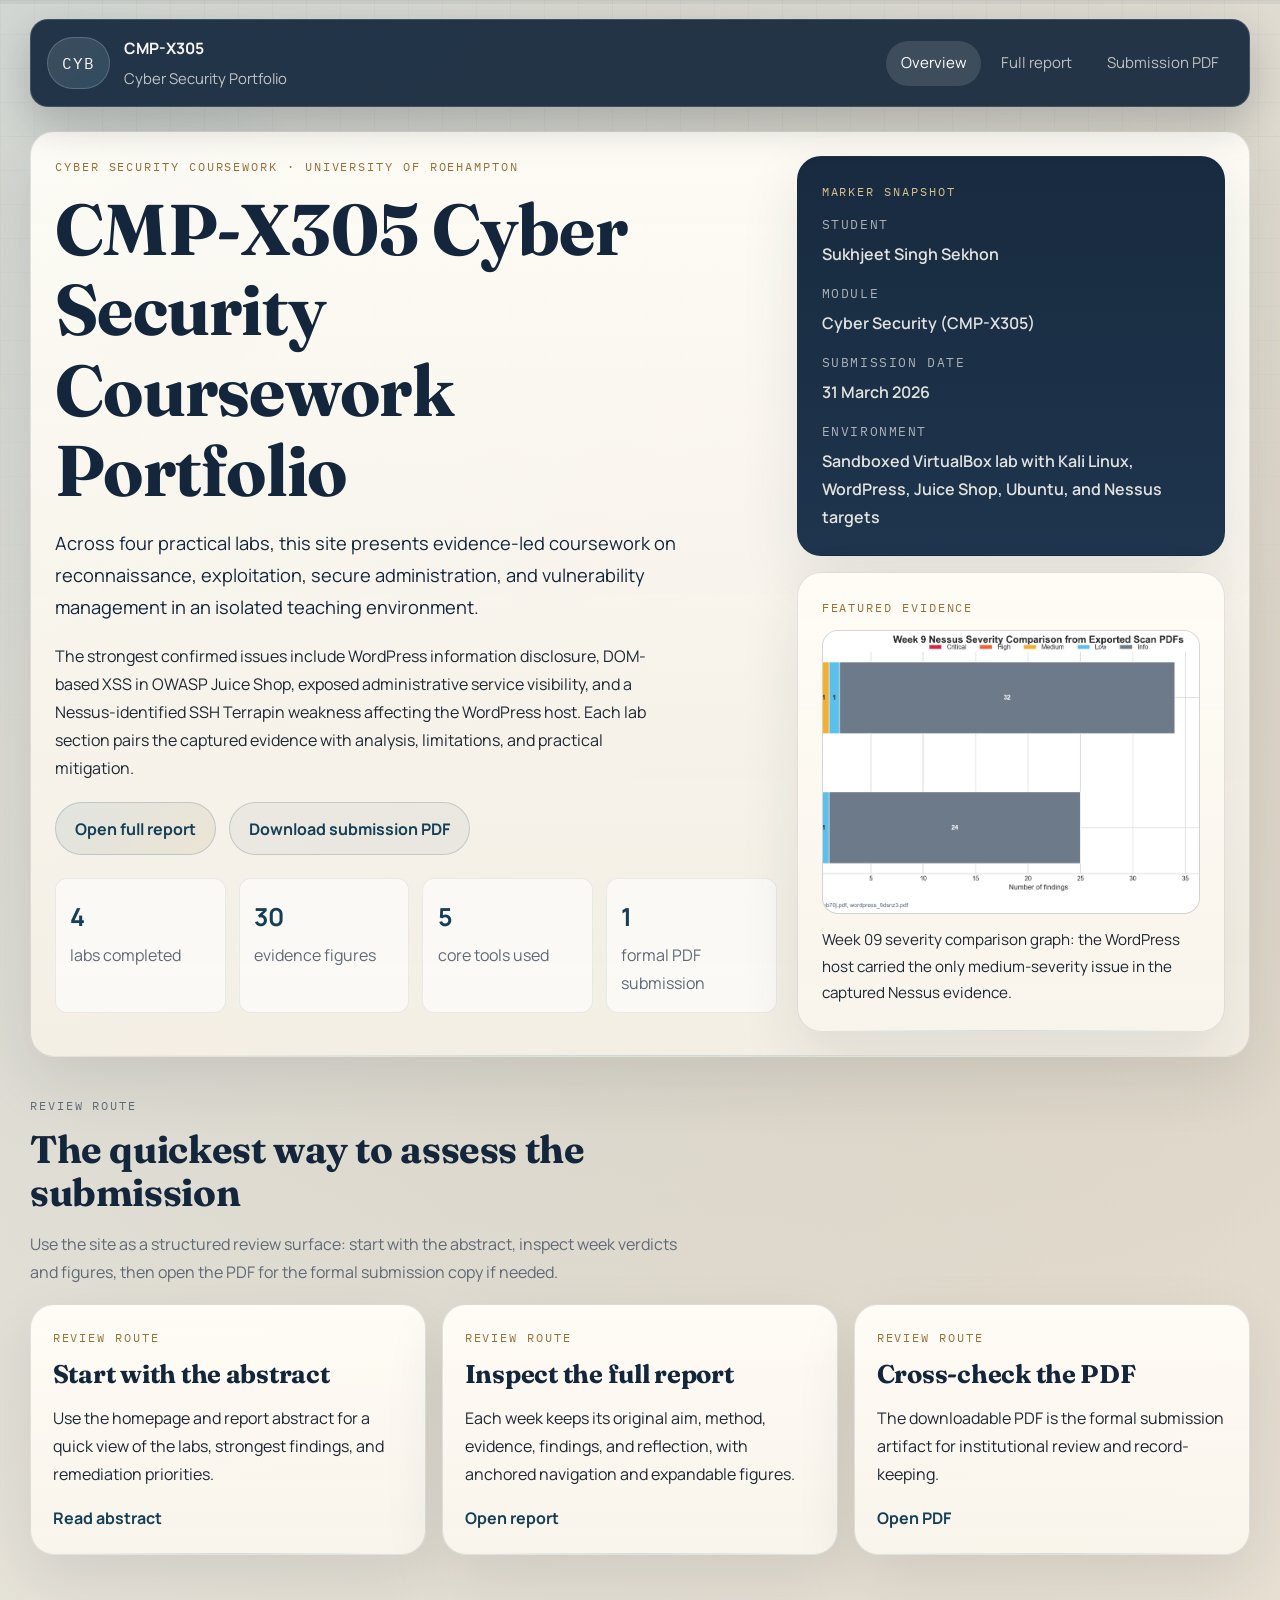
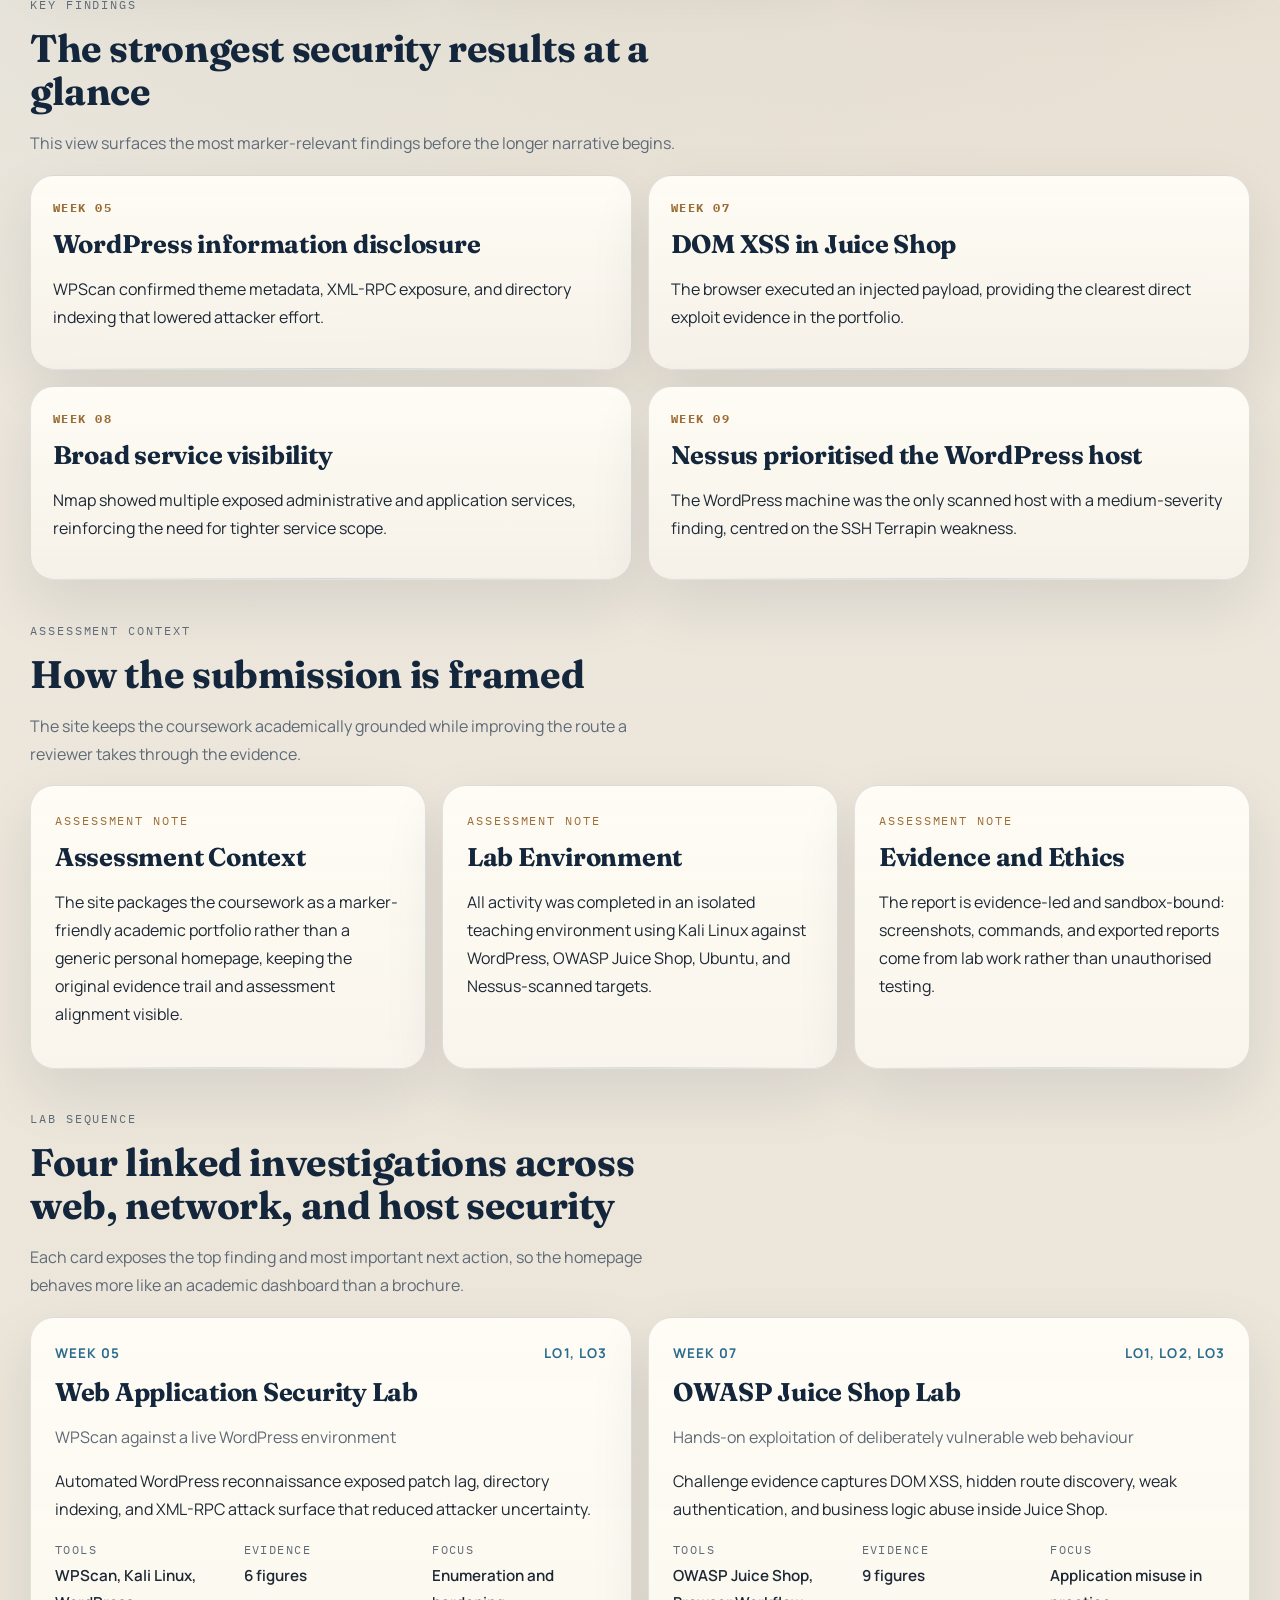
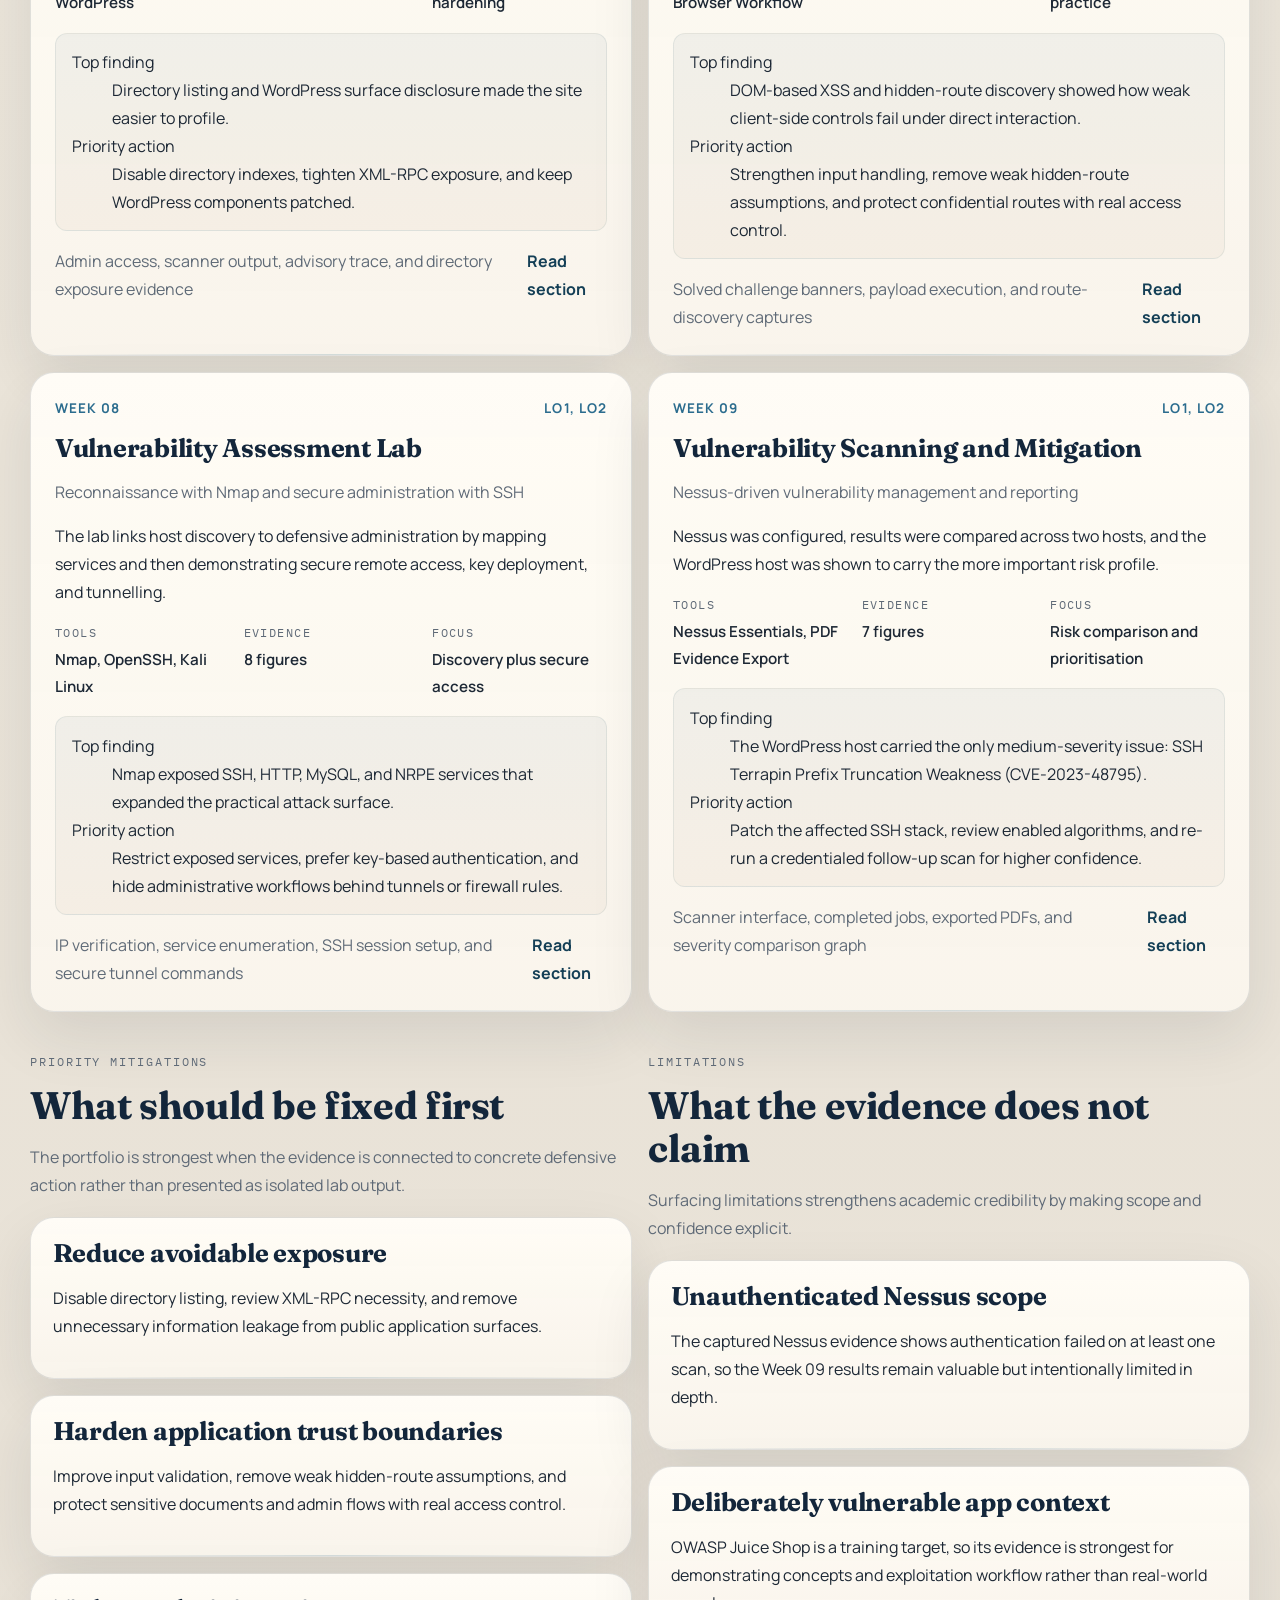
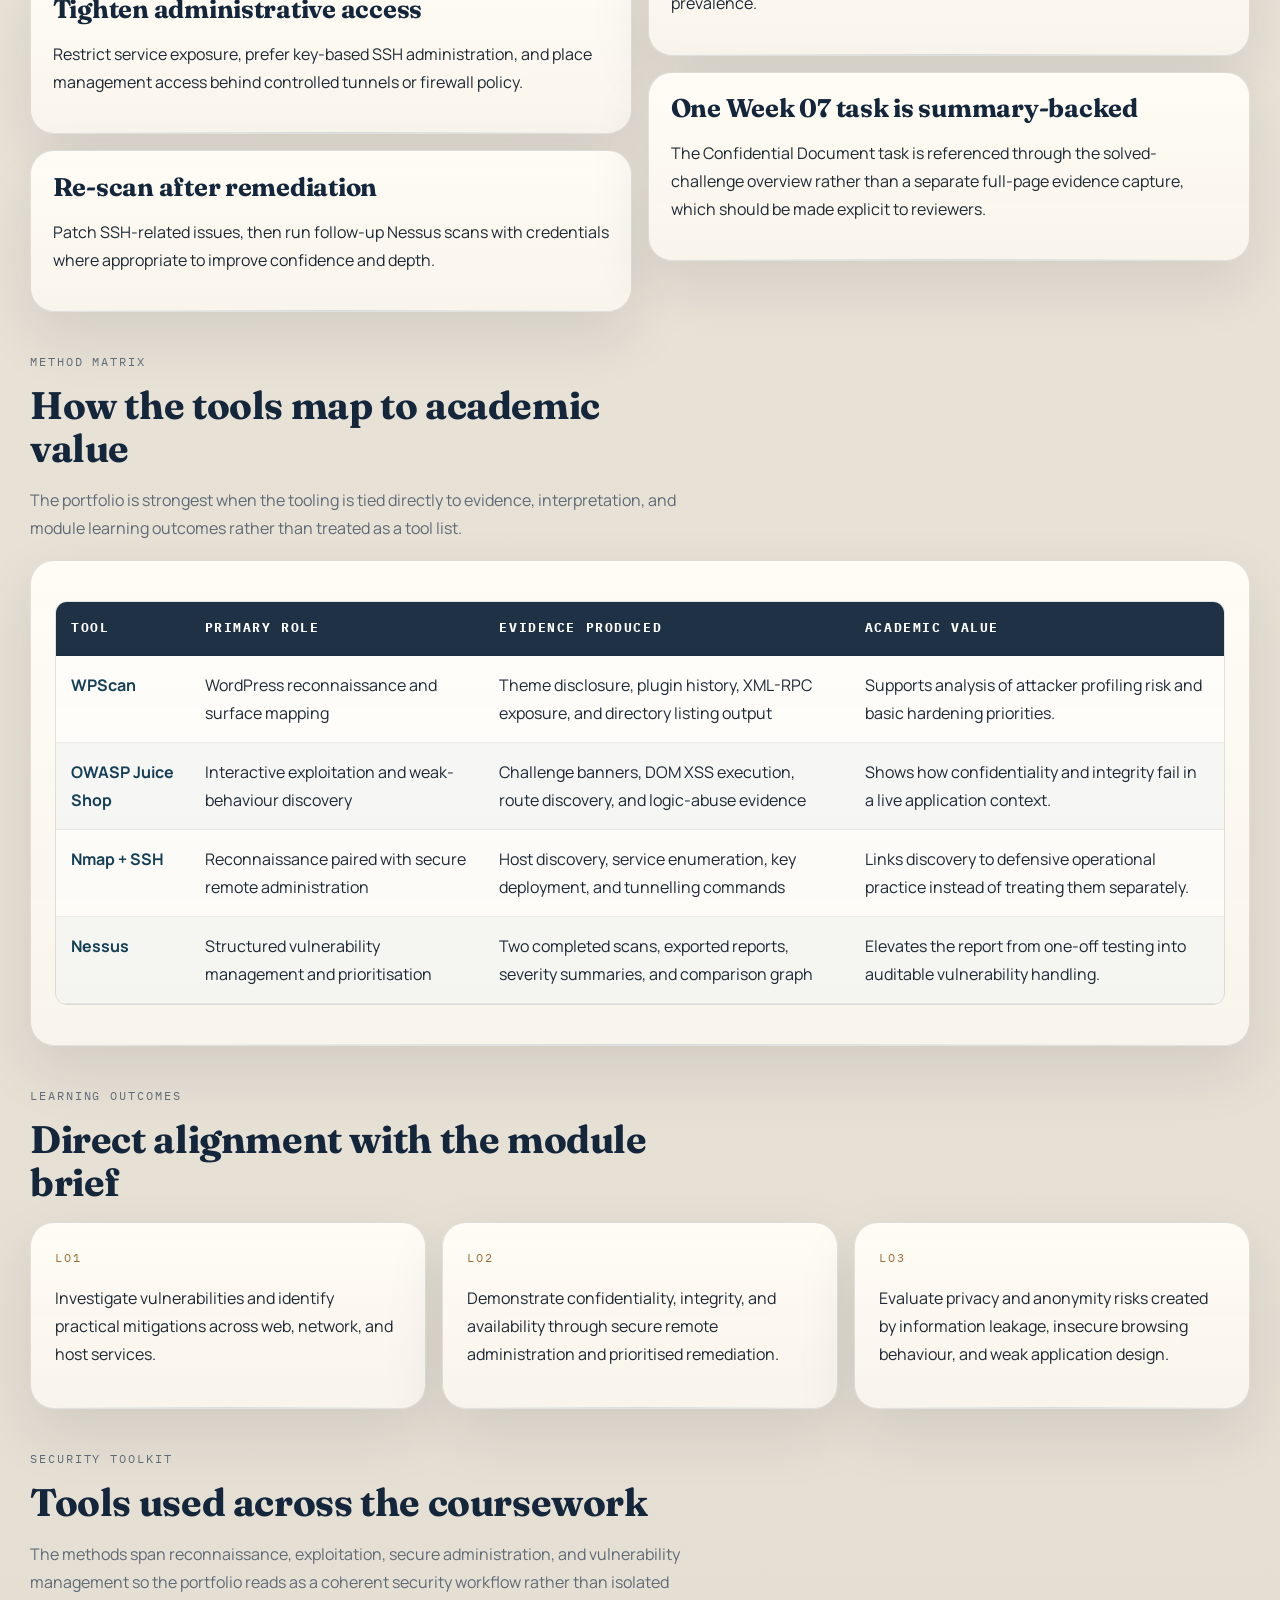
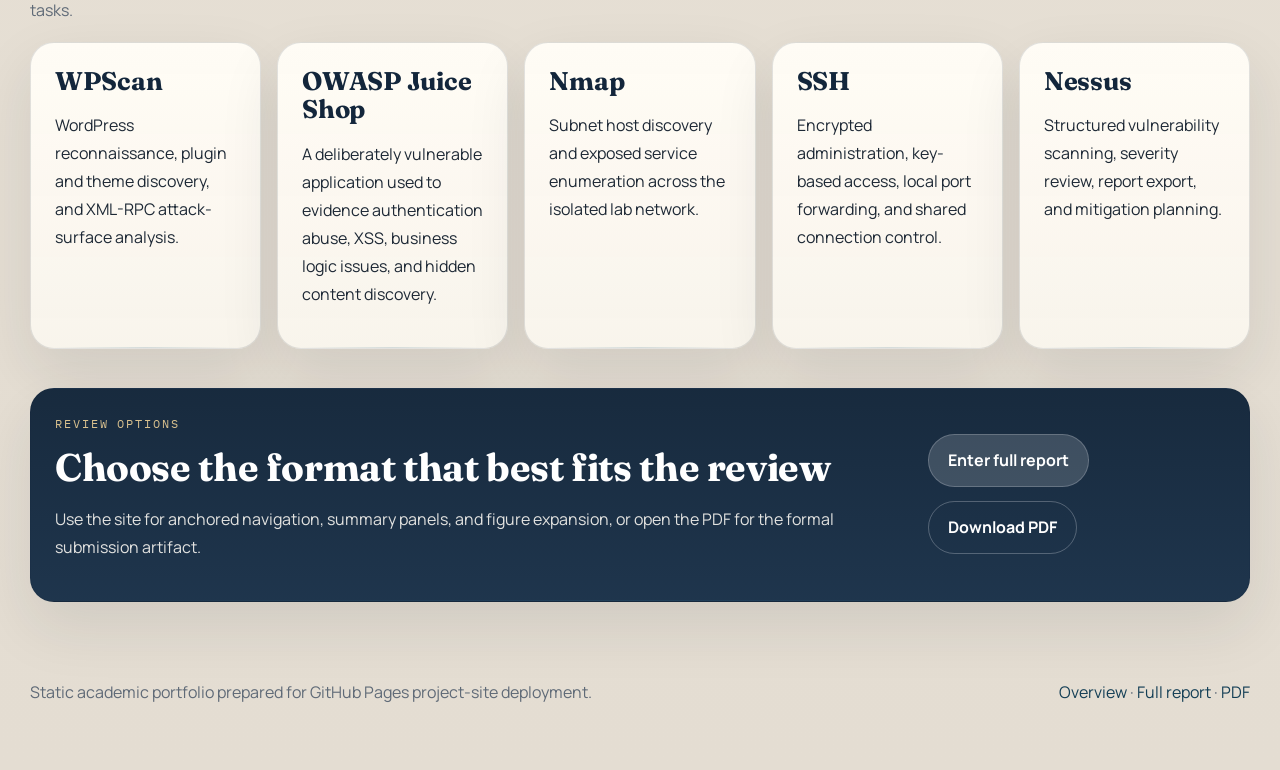
<file: index.html>
<!doctype html>
<html lang="en">

  <head>
    <meta charset="utf-8" />
    <meta name="viewport" content="width=device-width, initial-scale=1" />
    <title>CMP-X305 Cyber Security Portfolio</title>
    <meta name="description" content="An academic GitHub Pages portfolio for CMP-X305, presenting four cyber security labs with structured evidence, analysis, reflection, and downloadable submission material." />
    <meta name="theme-color" content="#112338" />
    <link rel="canonical" href="https://who-sekhon.github.io/cyb/" />
    <link rel="icon" href="assets/icons/cyb-mark.svg" type="image/svg+xml" />
    <meta property="og:type" content="website" />
    <meta property="og:title" content="CMP-X305 Cyber Security Portfolio" />
    <meta property="og:description" content="An academic GitHub Pages portfolio for CMP-X305, presenting four cyber security labs with structured evidence, analysis, reflection, and downloadable submission material." />
    <meta property="og:url" content="https://who-sekhon.github.io/cyb/" />
    <meta property="og:image" content="https://who-sekhon.github.io/cyb/assets/img/week-09/figure-30-week-9-nessus-severity-comparison-graph.png" />
    <meta property="og:image:alt" content="Week 09 Nessus severity comparison graph used as the featured evidence image for the portfolio." />
    <meta name="twitter:card" content="summary_large_image" />
    <meta name="twitter:title" content="CMP-X305 Cyber Security Portfolio" />
    <meta name="twitter:description" content="An academic GitHub Pages portfolio for CMP-X305, presenting four cyber security labs with structured evidence, analysis, reflection, and downloadable submission material." />
    <meta name="twitter:image" content="https://who-sekhon.github.io/cyb/assets/img/week-09/figure-30-week-9-nessus-severity-comparison-graph.png" />
    <script>document.documentElement.classList.add("js");</script>
    <link rel="stylesheet" href="assets/css/styles.css" />
  </head>

  <body class="page-home">
    <div class="scroll-progress" aria-hidden="true"><span class="scroll-progress__bar" data-progress-bar></span></div>
    <a class="skip-link" href="#main-content">Skip to main content</a>
    <div class="page-glow page-glow--one" aria-hidden="true"></div>
    <div class="page-glow page-glow--two" aria-hidden="true"></div>
    <div class="site-shell">
      
    <header class="site-header">
      <a class="brand" href="index.html">
        <span class="brand-mark">CYB</span>
        <span class="brand-text">
          <strong>CMP-X305</strong>
          <span>Cyber Security Portfolio</span>
        </span>
      </a>
      <nav class="site-nav" aria-label="Primary">
        <a href="index.html" aria-current="page">Overview</a>
        <a href="report/index.html">Full report</a>
        <a href="assets/docs/coursework-portfolio-1-formatted.pdf">Submission PDF</a>
      </nav>
    </header>

      <main id="main-content">
        <section class="hero panel panel--hero" data-reveal>
          <div class="hero__copy">
            <p class="section-kicker">Cyber Security Coursework · University of Roehampton</p>
            <h1>CMP-X305 Cyber Security Coursework Portfolio</h1>
            <p class="hero__lede">Across four practical labs, this site presents evidence-led coursework on reconnaissance, exploitation, secure administration, and vulnerability management in an isolated teaching environment.</p>
            <p class="hero__abstract">The strongest confirmed issues include WordPress information disclosure, DOM-based XSS in OWASP Juice Shop, exposed administrative service visibility, and a Nessus-identified SSH Terrapin weakness affecting the WordPress host. Each lab section pairs the captured evidence with analysis, limitations, and practical mitigation.</p>
            <div class="hero__actions">
              <a class="button" href="report/index.html">Open full report</a>
              <a class="button button--secondary" href="assets/docs/coursework-portfolio-1-formatted.pdf">Download submission PDF</a>
            </div>
            <ul class="hero-stats">
              <li><strong>4</strong><span>labs completed</span></li>
              <li><strong>30</strong><span>evidence figures</span></li>
              <li><strong>5</strong><span>core tools used</span></li>
              <li><strong>1</strong><span>formal PDF submission</span></li>
            </ul>
          </div>
          <aside class="hero__aside">
            <article class="aside-card panel panel--navy">
              <p class="section-kicker">Marker snapshot</p>
              <dl class="meta-list">
                <div><dt>Student</dt><dd>Sukhjeet Singh Sekhon</dd></div>
                <div><dt>Module</dt><dd>Cyber Security (CMP-X305)</dd></div>
                <div><dt>Submission date</dt><dd>31 March 2026</dd></div>
                <div><dt>Environment</dt><dd>Sandboxed VirtualBox lab with Kali Linux, WordPress, Juice Shop, Ubuntu, and Nessus targets</dd></div>
              </dl>
            </article>
            <article class="aside-card panel panel--paper hero-visual">
              <p class="section-kicker">Featured evidence</p>
              <div class="hero-visual__frame"><img src="assets/img/week-09/figure-30-week-9-nessus-severity-comparison-graph.png" alt="Week 09 severity comparison graph: the WordPress host carried the only medium-severity issue in the captured Nessus evidence." loading="lazy" decoding="async" /></div>
              <p class="hero-visual__caption">Week 09 severity comparison graph: the WordPress host carried the only medium-severity issue in the captured Nessus evidence.</p>
            </article>
          </aside>
        </section>

        <section class="section-block"><div class="section-heading" data-reveal><p class="section-kicker">Review route</p><h2>The quickest way to assess the submission</h2><p>Use the site as a structured review surface: start with the abstract, inspect week verdicts and figures, then open the PDF for the formal submission copy if needed.</p></div><div class="review-grid">
            <article class="review-card panel panel--paper" data-reveal>
              <p class="section-kicker">Review route</p>
              <h3>Start with the abstract</h3>
              <p>Use the homepage and report abstract for a quick view of the labs, strongest findings, and remediation priorities.</p>
              <a class="text-link" href="report/index.html#report-abstract">Read abstract</a>
            </article>


            <article class="review-card panel panel--paper" data-reveal>
              <p class="section-kicker">Review route</p>
              <h3>Inspect the full report</h3>
              <p>Each week keeps its original aim, method, evidence, findings, and reflection, with anchored navigation and expandable figures.</p>
              <a class="text-link" href="report/index.html">Open report</a>
            </article>


            <article class="review-card panel panel--paper" data-reveal>
              <p class="section-kicker">Review route</p>
              <h3>Cross-check the PDF</h3>
              <p>The downloadable PDF is the formal submission artifact for institutional review and record-keeping.</p>
              <a class="text-link" href="assets/docs/coursework-portfolio-1-formatted.pdf">Open PDF</a>
            </article>
</div></section>

        <section class="section-block"><div class="section-heading" data-reveal><p class="section-kicker">Key findings</p><h2>The strongest security results at a glance</h2><p>This view surfaces the most marker-relevant findings before the longer narrative begins.</p></div><div class="findings-grid">
            <article class="finding-card panel panel--paper" data-reveal>
              <p class="finding-card__label">Week 05</p>
              <h3>WordPress information disclosure</h3>
              <p>WPScan confirmed theme metadata, XML-RPC exposure, and directory indexing that lowered attacker effort.</p>
            </article>


            <article class="finding-card panel panel--paper" data-reveal>
              <p class="finding-card__label">Week 07</p>
              <h3>DOM XSS in Juice Shop</h3>
              <p>The browser executed an injected payload, providing the clearest direct exploit evidence in the portfolio.</p>
            </article>


            <article class="finding-card panel panel--paper" data-reveal>
              <p class="finding-card__label">Week 08</p>
              <h3>Broad service visibility</h3>
              <p>Nmap showed multiple exposed administrative and application services, reinforcing the need for tighter service scope.</p>
            </article>


            <article class="finding-card panel panel--paper" data-reveal>
              <p class="finding-card__label">Week 09</p>
              <h3>Nessus prioritised the WordPress host</h3>
              <p>The WordPress machine was the only scanned host with a medium-severity finding, centred on the SSH Terrapin weakness.</p>
            </article>
</div></section>

        <section class="section-block"><div class="section-heading" data-reveal><p class="section-kicker">Assessment context</p><h2>How the submission is framed</h2><p>The site keeps the coursework academically grounded while improving the route a reviewer takes through the evidence.</p></div><div class="dossier-grid">
            <article class="dossier-card panel panel--paper" data-reveal>
              <p class="section-kicker">Assessment note</p>
              <h3>Assessment Context</h3>
              <p>The site packages the coursework as a marker-friendly academic portfolio rather than a generic personal homepage, keeping the original evidence trail and assessment alignment visible.</p>
            </article>


            <article class="dossier-card panel panel--paper" data-reveal>
              <p class="section-kicker">Assessment note</p>
              <h3>Lab Environment</h3>
              <p>All activity was completed in an isolated teaching environment using Kali Linux against WordPress, OWASP Juice Shop, Ubuntu, and Nessus-scanned targets.</p>
            </article>


            <article class="dossier-card panel panel--paper" data-reveal>
              <p class="section-kicker">Assessment note</p>
              <h3>Evidence and Ethics</h3>
              <p>The report is evidence-led and sandbox-bound: screenshots, commands, and exported reports come from lab work rather than unauthorised testing.</p>
            </article>
</div></section>

        <section class="section-block"><div class="section-heading" data-reveal><p class="section-kicker">Lab sequence</p><h2>Four linked investigations across web, network, and host security</h2><p>Each card exposes the top finding and most important next action, so the homepage behaves more like an academic dashboard than a brochure.</p></div><div class="week-grid">
            <article class="week-card panel panel--paper" data-reveal>
              <div class="week-card__eyebrow">
                <span>Week 05</span>
                <span>LO1, LO3</span>
              </div>
              <h3>Web Application Security Lab</h3>
              <p class="week-card__topic">WPScan against a live WordPress environment</p>
              <p>Automated WordPress reconnaissance exposed patch lag, directory indexing, and XML-RPC attack surface that reduced attacker uncertainty.</p>
              <dl class="metric-grid">
                <div><dt>Tools</dt><dd>WPScan, Kali Linux, WordPress</dd></div>
                <div><dt>Evidence</dt><dd>6 figures</dd></div>
                <div><dt>Focus</dt><dd>Enumeration and hardening</dd></div>
              </dl>
              <div class="week-card__insight">
                <div><dt>Top finding</dt><dd>Directory listing and WordPress surface disclosure made the site easier to profile.</dd></div>
                <div><dt>Priority action</dt><dd>Disable directory indexes, tighten XML-RPC exposure, and keep WordPress components patched.</dd></div>
              </div>
              <div class="card-footer">
                <span>Admin access, scanner output, advisory trace, and directory exposure evidence</span>
                <a class="text-link" href="report/index.html#week-05">Read section</a>
              </div>
            </article>


            <article class="week-card panel panel--paper" data-reveal>
              <div class="week-card__eyebrow">
                <span>Week 07</span>
                <span>LO1, LO2, LO3</span>
              </div>
              <h3>OWASP Juice Shop Lab</h3>
              <p class="week-card__topic">Hands-on exploitation of deliberately vulnerable web behaviour</p>
              <p>Challenge evidence captures DOM XSS, hidden route discovery, weak authentication, and business logic abuse inside Juice Shop.</p>
              <dl class="metric-grid">
                <div><dt>Tools</dt><dd>OWASP Juice Shop, Browser Workflow</dd></div>
                <div><dt>Evidence</dt><dd>9 figures</dd></div>
                <div><dt>Focus</dt><dd>Application misuse in practice</dd></div>
              </dl>
              <div class="week-card__insight">
                <div><dt>Top finding</dt><dd>DOM-based XSS and hidden-route discovery showed how weak client-side controls fail under direct interaction.</dd></div>
                <div><dt>Priority action</dt><dd>Strengthen input handling, remove weak hidden-route assumptions, and protect confidential routes with real access control.</dd></div>
              </div>
              <div class="card-footer">
                <span>Solved challenge banners, payload execution, and route-discovery captures</span>
                <a class="text-link" href="report/index.html#week-07">Read section</a>
              </div>
            </article>


            <article class="week-card panel panel--paper" data-reveal>
              <div class="week-card__eyebrow">
                <span>Week 08</span>
                <span>LO1, LO2</span>
              </div>
              <h3>Vulnerability Assessment Lab</h3>
              <p class="week-card__topic">Reconnaissance with Nmap and secure administration with SSH</p>
              <p>The lab links host discovery to defensive administration by mapping services and then demonstrating secure remote access, key deployment, and tunnelling.</p>
              <dl class="metric-grid">
                <div><dt>Tools</dt><dd>Nmap, OpenSSH, Kali Linux</dd></div>
                <div><dt>Evidence</dt><dd>8 figures</dd></div>
                <div><dt>Focus</dt><dd>Discovery plus secure access</dd></div>
              </dl>
              <div class="week-card__insight">
                <div><dt>Top finding</dt><dd>Nmap exposed SSH, HTTP, MySQL, and NRPE services that expanded the practical attack surface.</dd></div>
                <div><dt>Priority action</dt><dd>Restrict exposed services, prefer key-based authentication, and hide administrative workflows behind tunnels or firewall rules.</dd></div>
              </div>
              <div class="card-footer">
                <span>IP verification, service enumeration, SSH session setup, and secure tunnel commands</span>
                <a class="text-link" href="report/index.html#week-08">Read section</a>
              </div>
            </article>


            <article class="week-card panel panel--paper" data-reveal>
              <div class="week-card__eyebrow">
                <span>Week 09</span>
                <span>LO1, LO2</span>
              </div>
              <h3>Vulnerability Scanning and Mitigation</h3>
              <p class="week-card__topic">Nessus-driven vulnerability management and reporting</p>
              <p>Nessus was configured, results were compared across two hosts, and the WordPress host was shown to carry the more important risk profile.</p>
              <dl class="metric-grid">
                <div><dt>Tools</dt><dd>Nessus Essentials, PDF Evidence Export</dd></div>
                <div><dt>Evidence</dt><dd>7 figures</dd></div>
                <div><dt>Focus</dt><dd>Risk comparison and prioritisation</dd></div>
              </dl>
              <div class="week-card__insight">
                <div><dt>Top finding</dt><dd>The WordPress host carried the only medium-severity issue: SSH Terrapin Prefix Truncation Weakness (CVE-2023-48795).</dd></div>
                <div><dt>Priority action</dt><dd>Patch the affected SSH stack, review enabled algorithms, and re-run a credentialed follow-up scan for higher confidence.</dd></div>
              </div>
              <div class="card-footer">
                <span>Scanner interface, completed jobs, exported PDFs, and severity comparison graph</span>
                <a class="text-link" href="report/index.html#week-09">Read section</a>
              </div>
            </article>
</div></section>

        <section class="section-block section-block--split"><div class="split-grid"><div><div class="section-heading" data-reveal><p class="section-kicker">Priority mitigations</p><h2>What should be fixed first</h2><p>The portfolio is strongest when the evidence is connected to concrete defensive action rather than presented as isolated lab output.</p></div><div class="priority-grid">
            <article class="priority-card panel panel--paper" data-reveal>
              <h3>Reduce avoidable exposure</h3>
              <p>Disable directory listing, review XML-RPC necessity, and remove unnecessary information leakage from public application surfaces.</p>
            </article>


            <article class="priority-card panel panel--paper" data-reveal>
              <h3>Harden application trust boundaries</h3>
              <p>Improve input validation, remove weak hidden-route assumptions, and protect sensitive documents and admin flows with real access control.</p>
            </article>


            <article class="priority-card panel panel--paper" data-reveal>
              <h3>Tighten administrative access</h3>
              <p>Restrict service exposure, prefer key-based SSH administration, and place management access behind controlled tunnels or firewall policy.</p>
            </article>


            <article class="priority-card panel panel--paper" data-reveal>
              <h3>Re-scan after remediation</h3>
              <p>Patch SSH-related issues, then run follow-up Nessus scans with credentials where appropriate to improve confidence and depth.</p>
            </article>
</div></div><div><div class="section-heading" data-reveal><p class="section-kicker">Limitations</p><h2>What the evidence does not claim</h2><p>Surfacing limitations strengthens academic credibility by making scope and confidence explicit.</p></div><div class="priority-grid">
            <article class="limitation-card panel panel--paper" data-reveal>
              <h3>Unauthenticated Nessus scope</h3>
              <p>The captured Nessus evidence shows authentication failed on at least one scan, so the Week 09 results remain valuable but intentionally limited in depth.</p>
            </article>


            <article class="limitation-card panel panel--paper" data-reveal>
              <h3>Deliberately vulnerable app context</h3>
              <p>OWASP Juice Shop is a training target, so its evidence is strongest for demonstrating concepts and exploitation workflow rather than real-world prevalence.</p>
            </article>


            <article class="limitation-card panel panel--paper" data-reveal>
              <h3>One Week 07 task is summary-backed</h3>
              <p>The Confidential Document task is referenced through the solved-challenge overview rather than a separate full-page evidence capture, which should be made explicit to reviewers.</p>
            </article>
</div></div></div></section>

        <section class="section-block section-block--split"><div class="section-heading" data-reveal><p class="section-kicker">Method matrix</p><h2>How the tools map to academic value</h2><p>The portfolio is strongest when the tooling is tied directly to evidence, interpretation, and module learning outcomes rather than treated as a tool list.</p></div><div class="panel panel--paper matrix-panel" data-reveal><div class="table-wrap"><table class="report-table report-table--matrix"><thead><tr><th scope="col">Tool</th><th scope="col">Primary role</th><th scope="col">Evidence produced</th><th scope="col">Academic value</th></tr></thead><tbody><tr><td>WPScan</td><td>WordPress reconnaissance and surface mapping</td><td>Theme disclosure, plugin history, XML-RPC exposure, and directory listing output</td><td>Supports analysis of attacker profiling risk and basic hardening priorities.</td></tr><tr><td>OWASP Juice Shop</td><td>Interactive exploitation and weak-behaviour discovery</td><td>Challenge banners, DOM XSS execution, route discovery, and logic-abuse evidence</td><td>Shows how confidentiality and integrity fail in a live application context.</td></tr><tr><td>Nmap + SSH</td><td>Reconnaissance paired with secure remote administration</td><td>Host discovery, service enumeration, key deployment, and tunnelling commands</td><td>Links discovery to defensive operational practice instead of treating them separately.</td></tr><tr><td>Nessus</td><td>Structured vulnerability management and prioritisation</td><td>Two completed scans, exported reports, severity summaries, and comparison graph</td><td>Elevates the report from one-off testing into auditable vulnerability handling.</td></tr></tbody></table></div></div></section>

        <section class="section-block"><div class="section-heading" data-reveal><p class="section-kicker">Learning outcomes</p><h2>Direct alignment with the module brief</h2></div><div class="outcome-grid">
            <article class="outcome-card panel panel--paper" data-reveal>
              <p class="section-kicker">LO1</p>
              <p>Investigate vulnerabilities and identify practical mitigations across web, network, and host services.</p>
            </article>


            <article class="outcome-card panel panel--paper" data-reveal>
              <p class="section-kicker">LO2</p>
              <p>Demonstrate confidentiality, integrity, and availability through secure remote administration and prioritised remediation.</p>
            </article>


            <article class="outcome-card panel panel--paper" data-reveal>
              <p class="section-kicker">LO3</p>
              <p>Evaluate privacy and anonymity risks created by information leakage, insecure browsing behaviour, and weak application design.</p>
            </article>
</div></section>
        <section class="section-block"><div class="section-heading" data-reveal><p class="section-kicker">Security toolkit</p><h2>Tools used across the coursework</h2><p>The methods span reconnaissance, exploitation, secure administration, and vulnerability management so the portfolio reads as a coherent security workflow rather than isolated tasks.</p></div><div class="tool-grid">
            <article class="tool-card panel panel--paper" data-reveal>
              <h3>WPScan</h3>
              <p>WordPress reconnaissance, plugin and theme discovery, and XML-RPC attack-surface analysis.</p>
            </article>


            <article class="tool-card panel panel--paper" data-reveal>
              <h3>OWASP Juice Shop</h3>
              <p>A deliberately vulnerable application used to evidence authentication abuse, XSS, business logic issues, and hidden content discovery.</p>
            </article>


            <article class="tool-card panel panel--paper" data-reveal>
              <h3>Nmap</h3>
              <p>Subnet host discovery and exposed service enumeration across the isolated lab network.</p>
            </article>


            <article class="tool-card panel panel--paper" data-reveal>
              <h3>SSH</h3>
              <p>Encrypted administration, key-based access, local port forwarding, and shared connection control.</p>
            </article>


            <article class="tool-card panel panel--paper" data-reveal>
              <h3>Nessus</h3>
              <p>Structured vulnerability scanning, severity review, report export, and mitigation planning.</p>
            </article>
</div></section>

        <section class="section-block"><div class="cta-panel panel panel--navy" data-reveal><div><p class="section-kicker">Review options</p><h2>Choose the format that best fits the review</h2><p>Use the site for anchored navigation, summary panels, and figure expansion, or open the PDF for the formal submission artifact.</p></div><div class="cta-actions"><a class="button button--light" href="report/index.html">Enter full report</a><a class="button button--ghost-light" href="assets/docs/coursework-portfolio-1-formatted.pdf">Download PDF</a></div></div></section>
      </main>
      
    <footer class="site-footer">
      <p>Static academic portfolio prepared for GitHub Pages project-site deployment.</p>
      <p><a href="index.html">Overview</a> · <a href="report/index.html">Full report</a> · <a href="assets/docs/coursework-portfolio-1-formatted.pdf">PDF</a></p>
    </footer>

    </div>
    
    <div class="lightbox" data-lightbox hidden>
      <button class="lightbox-backdrop" type="button" aria-label="Close expanded figure" data-lightbox-close></button>
      <div class="lightbox-dialog" role="dialog" aria-modal="true" aria-label="Expanded report figure" tabindex="-1">
        <button class="lightbox-close" type="button" data-lightbox-close>Close</button>
        <button class="lightbox-nav lightbox-nav--prev" type="button" aria-label="View previous figure" data-lightbox-prev>Previous</button>
        <img src="assets/img/week-09/figure-30-week-9-nessus-severity-comparison-graph.png" alt="" data-lightbox-image />
        <button class="lightbox-nav lightbox-nav--next" type="button" aria-label="View next figure" data-lightbox-next>Next</button>
        <p class="lightbox-caption" data-lightbox-caption></p>
      </div>
    </div>

    <script src="assets/js/site.js" defer></script>
  </body>
</html>
</file>
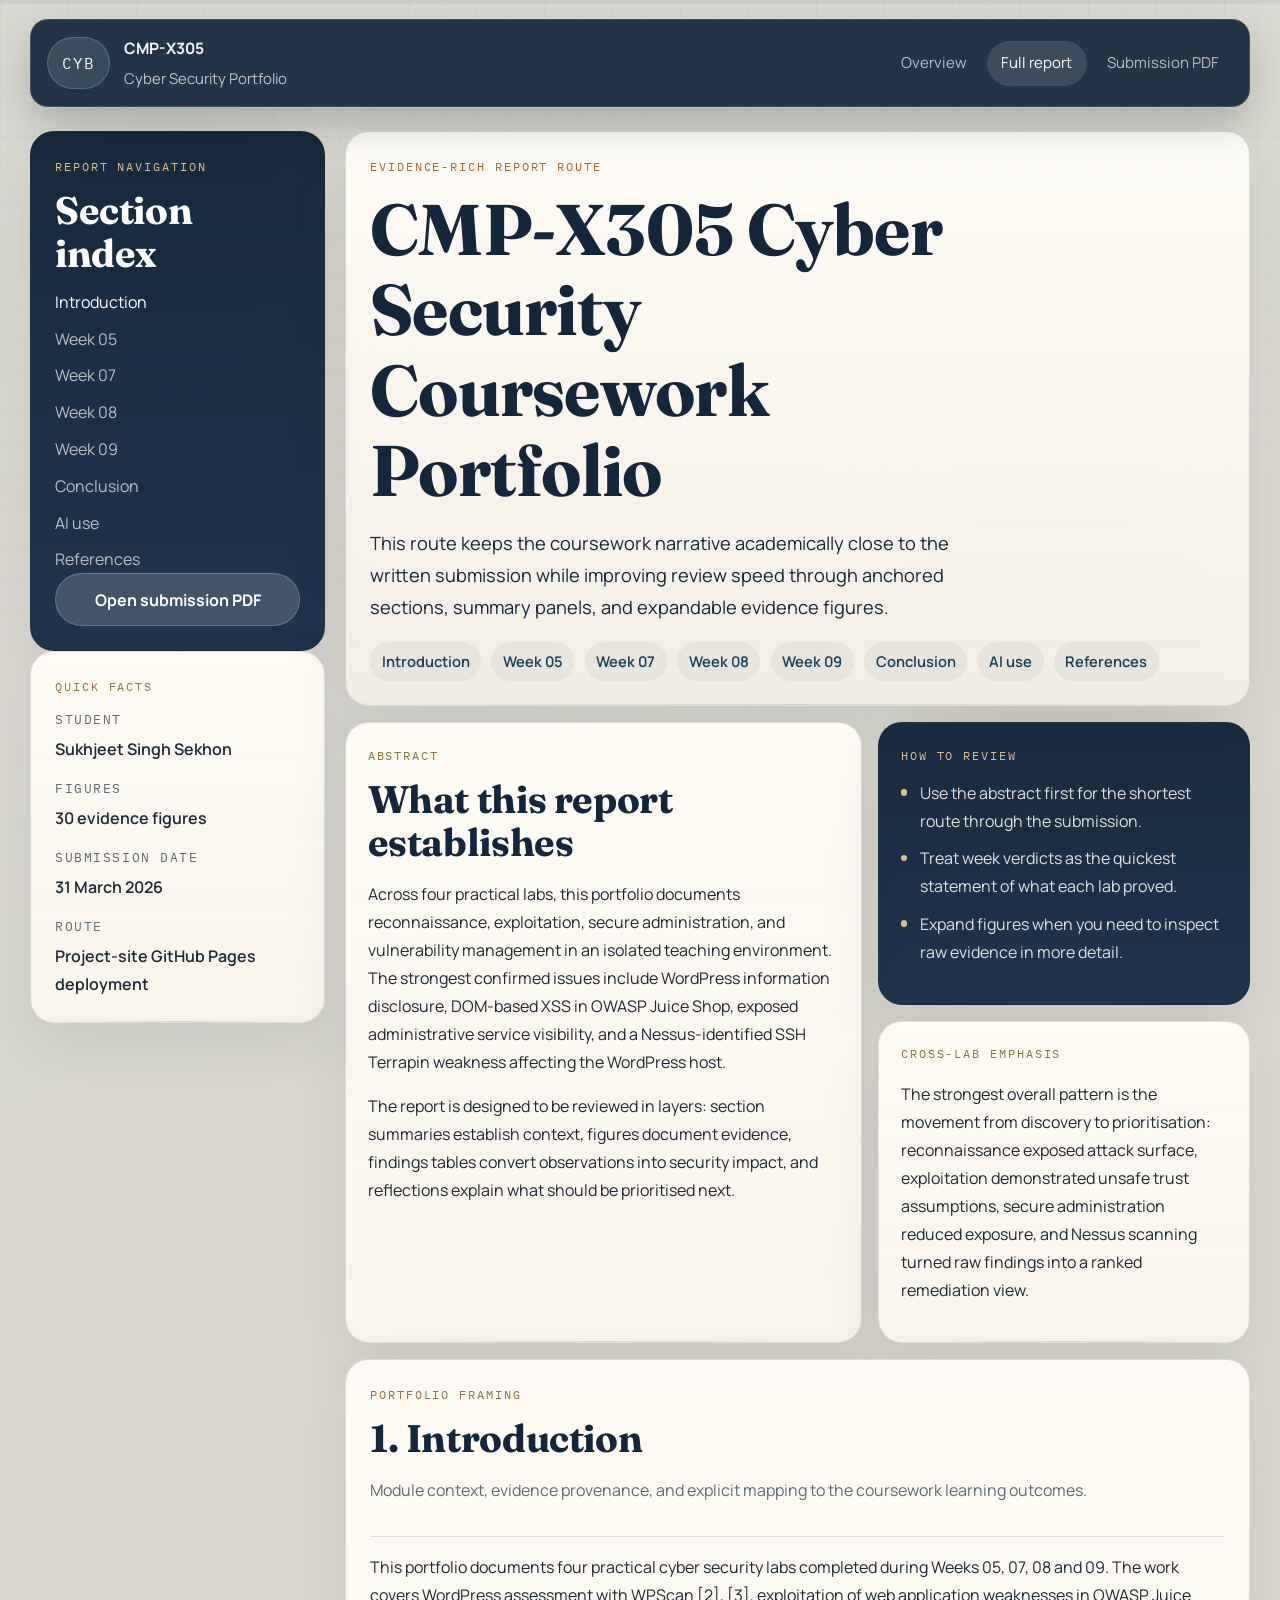
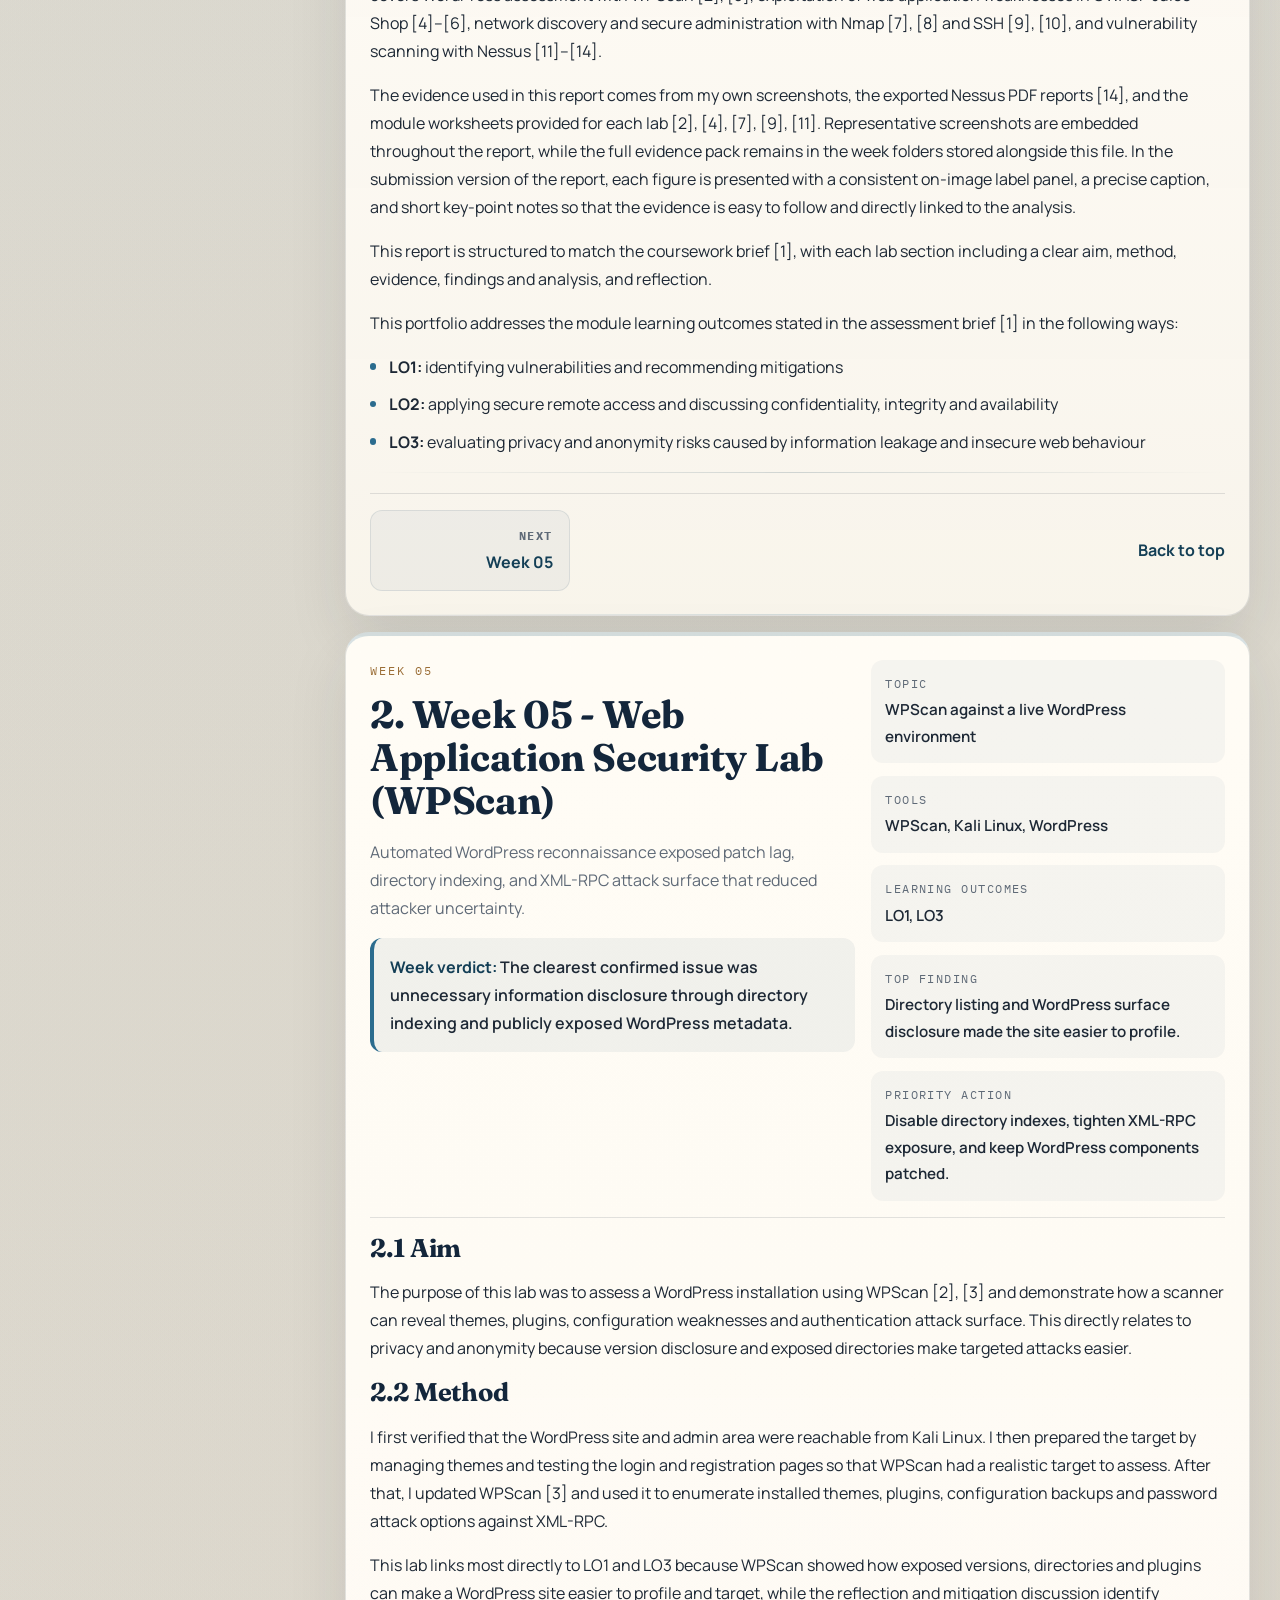
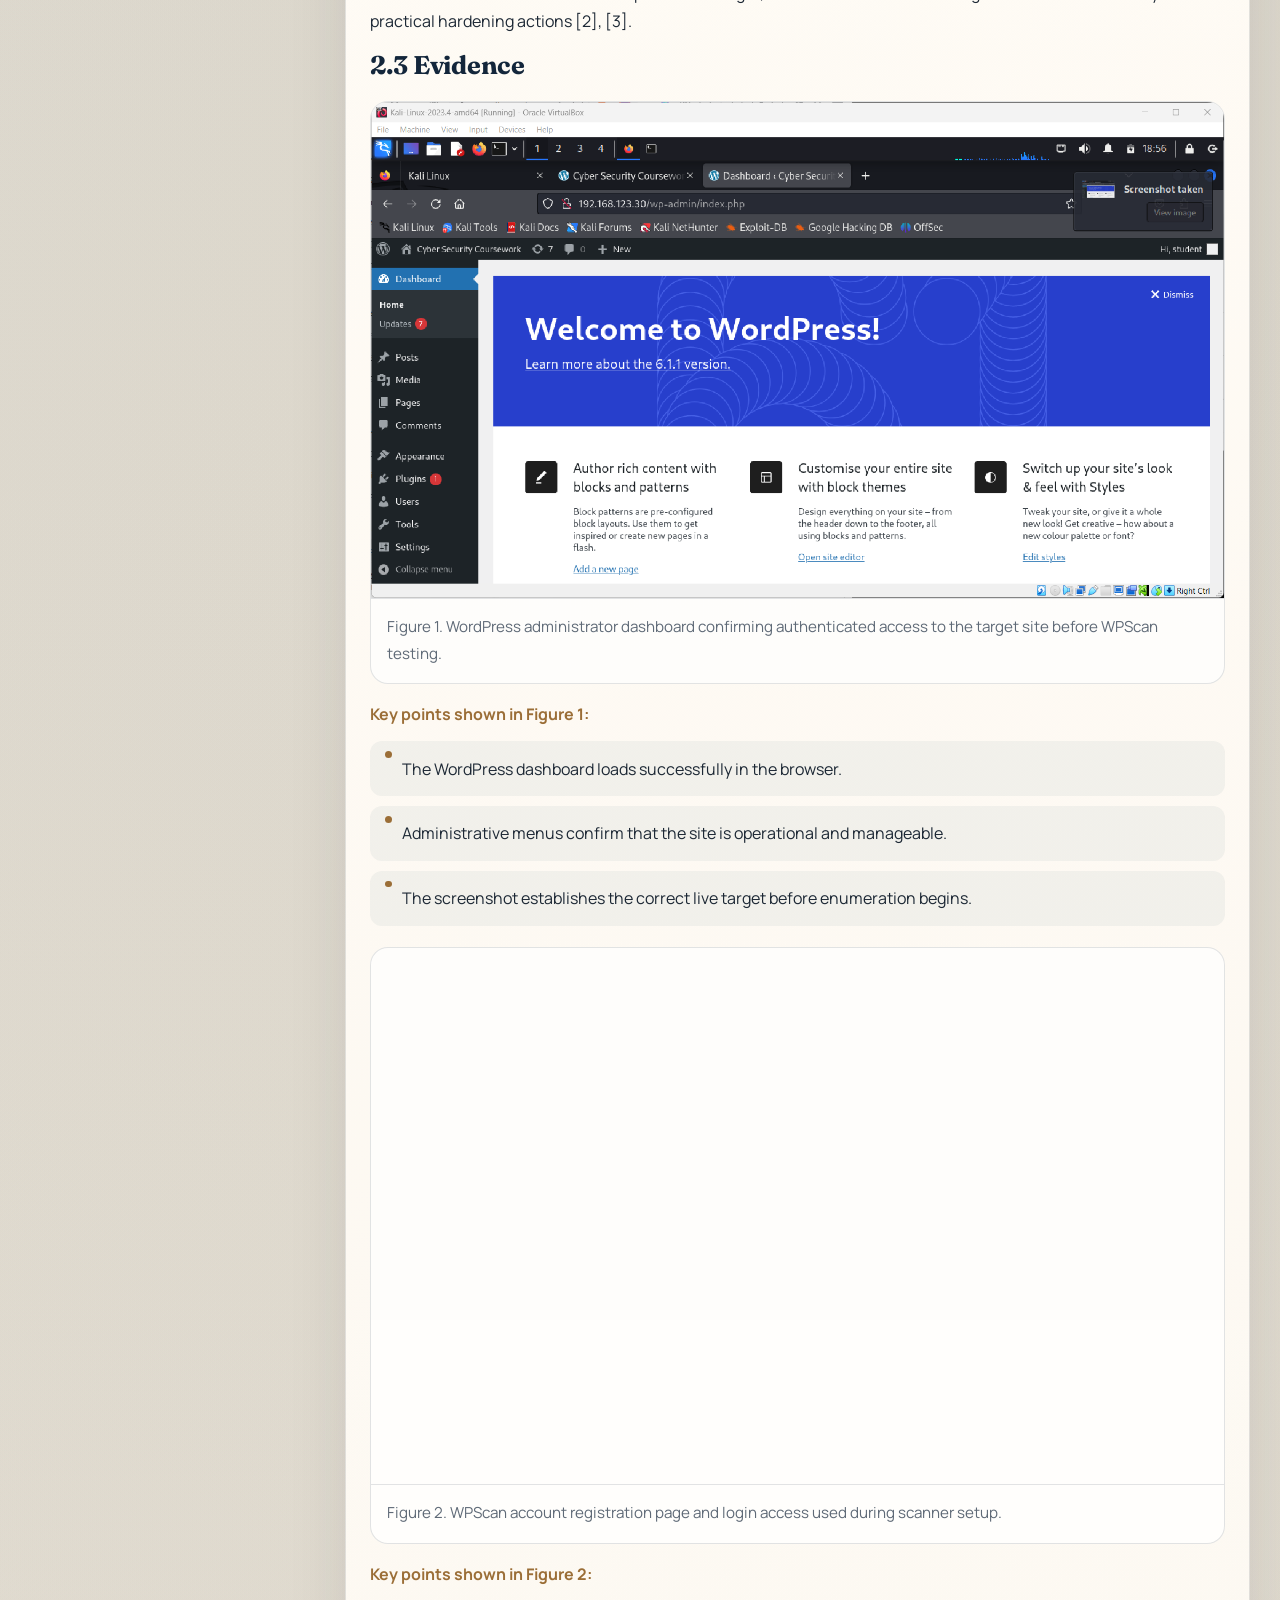
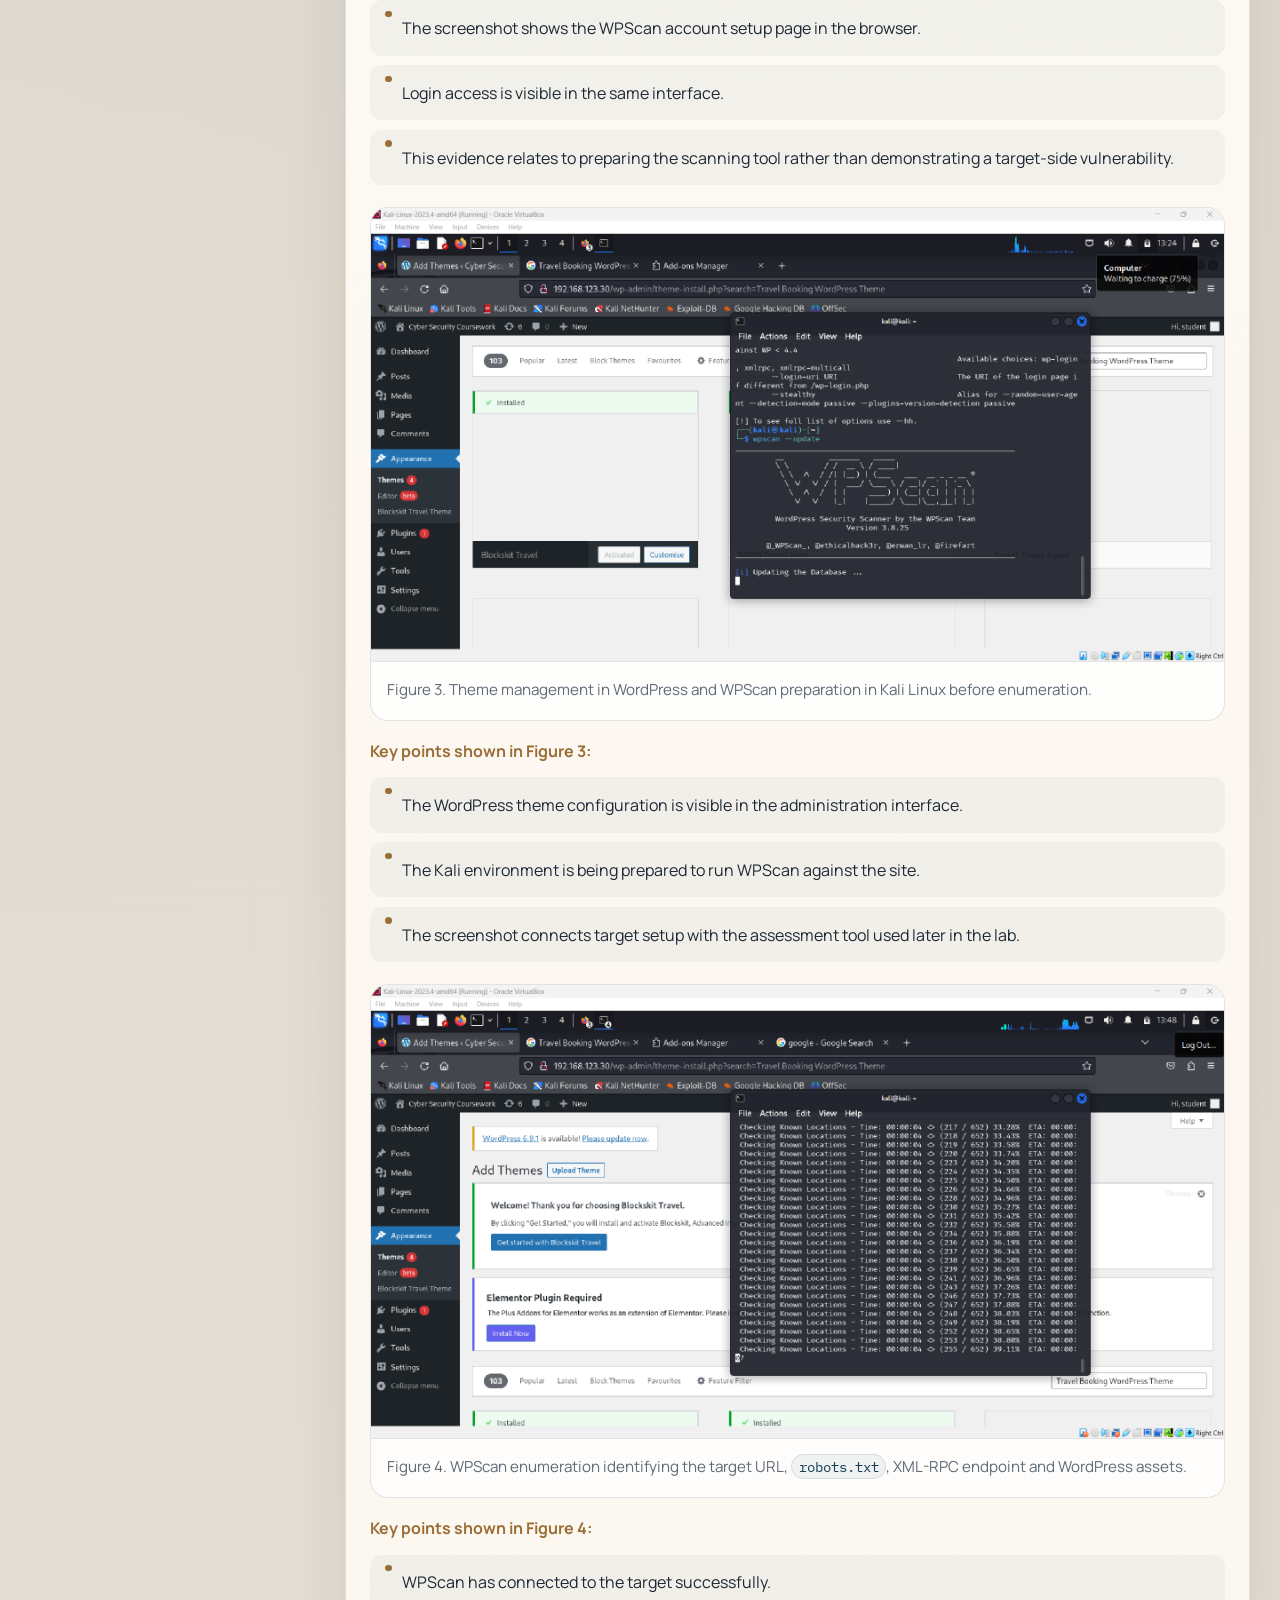
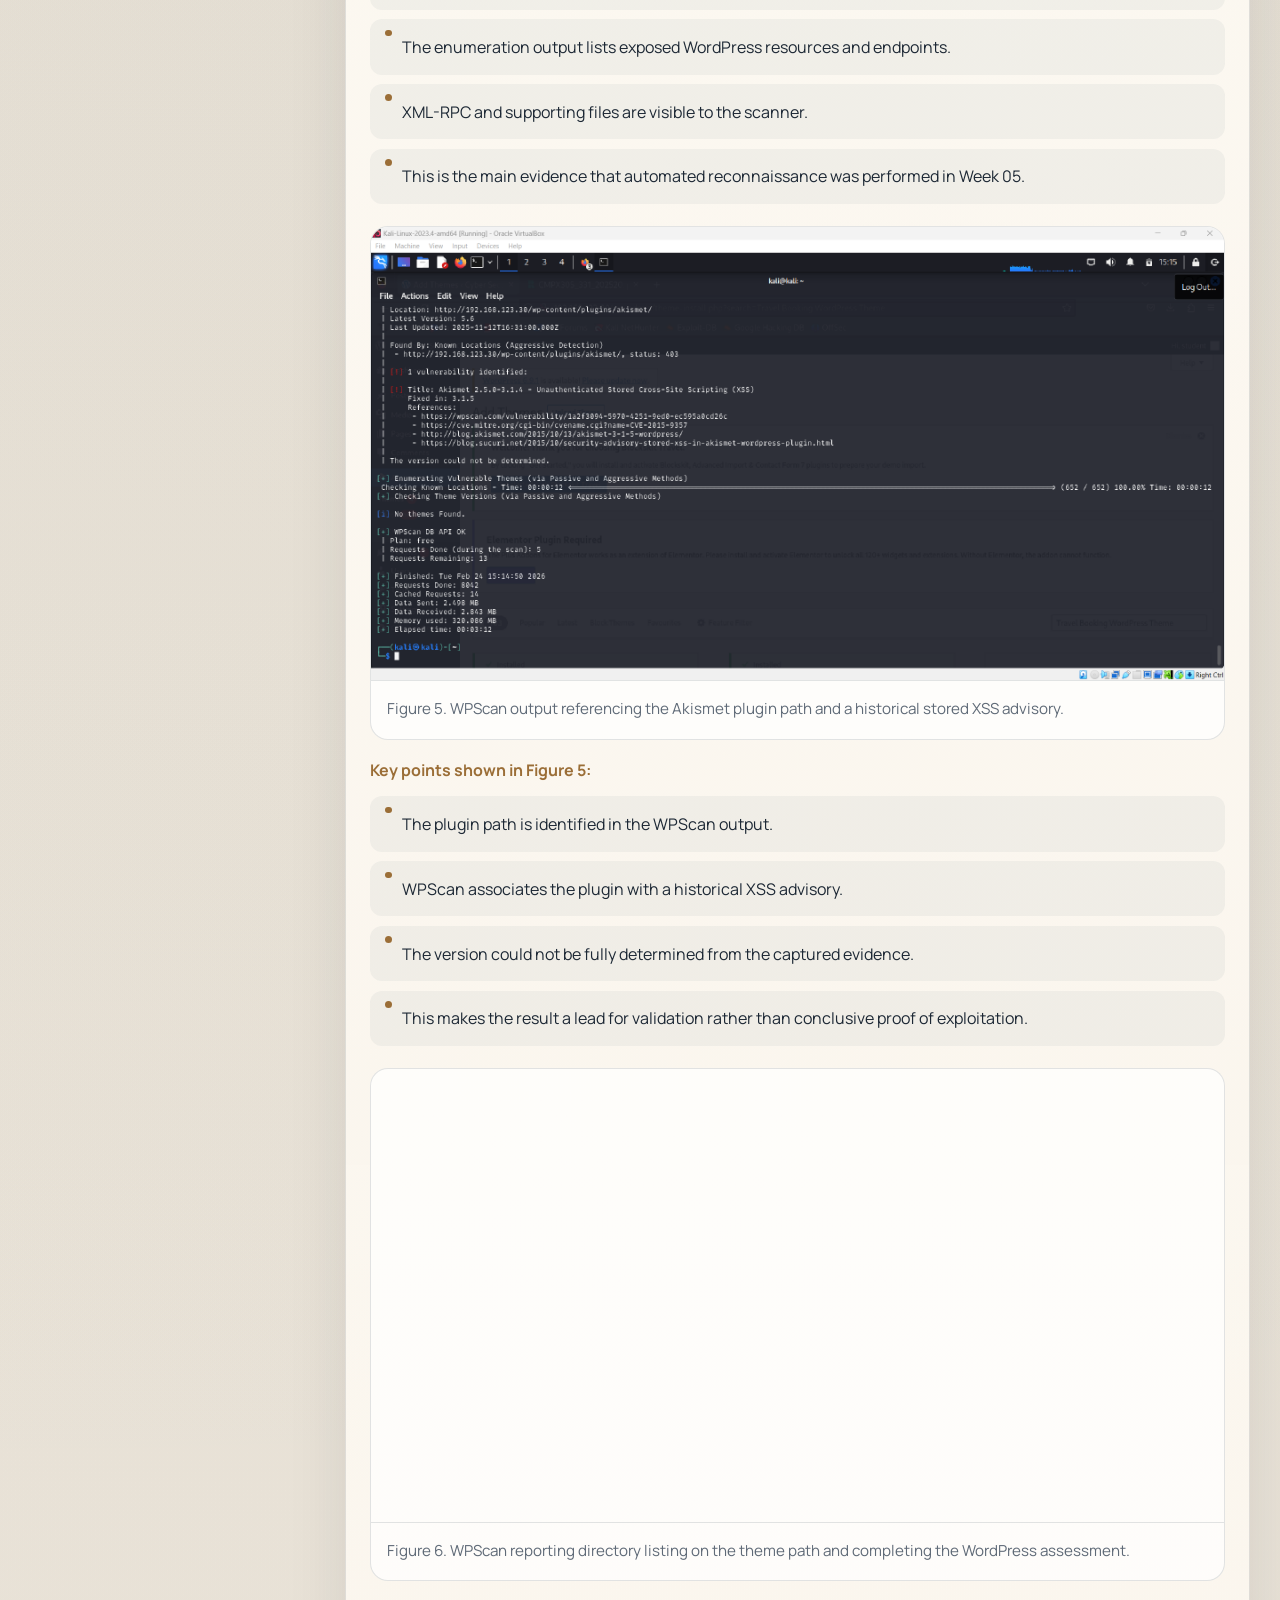
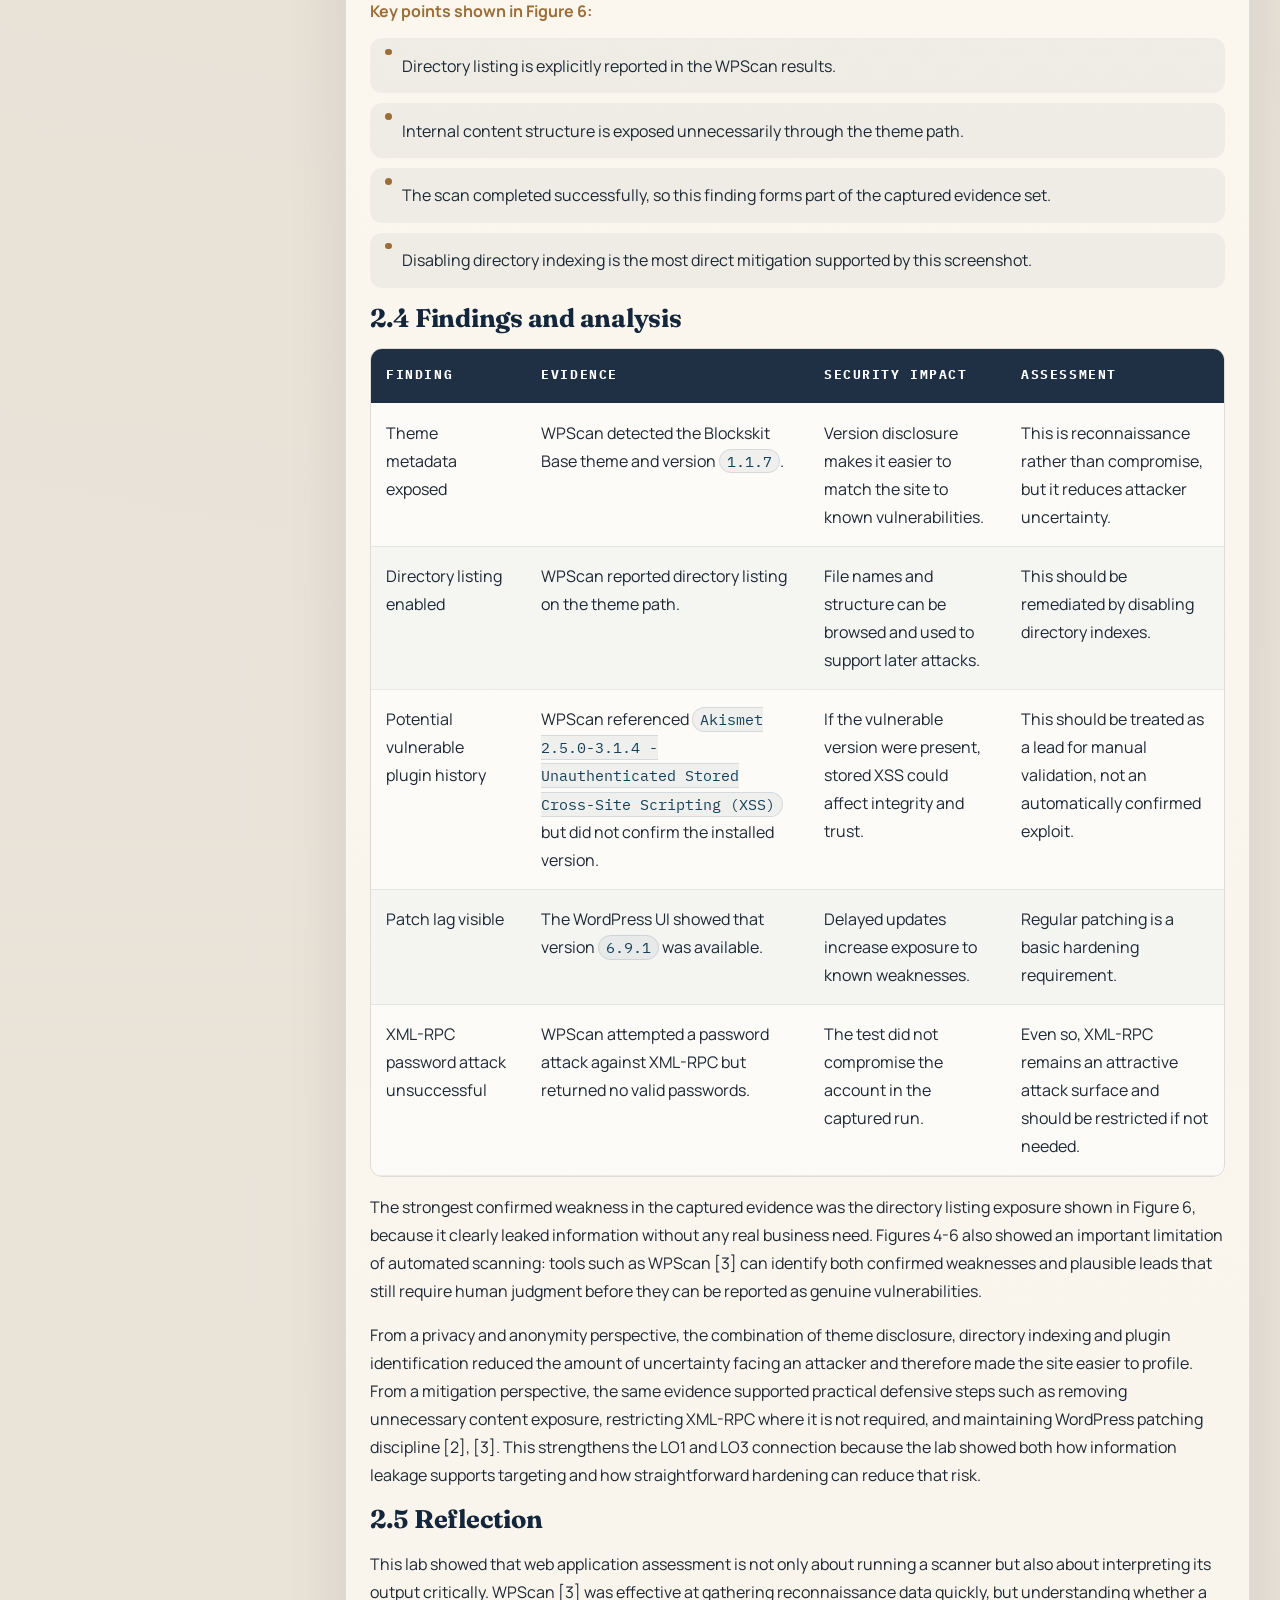
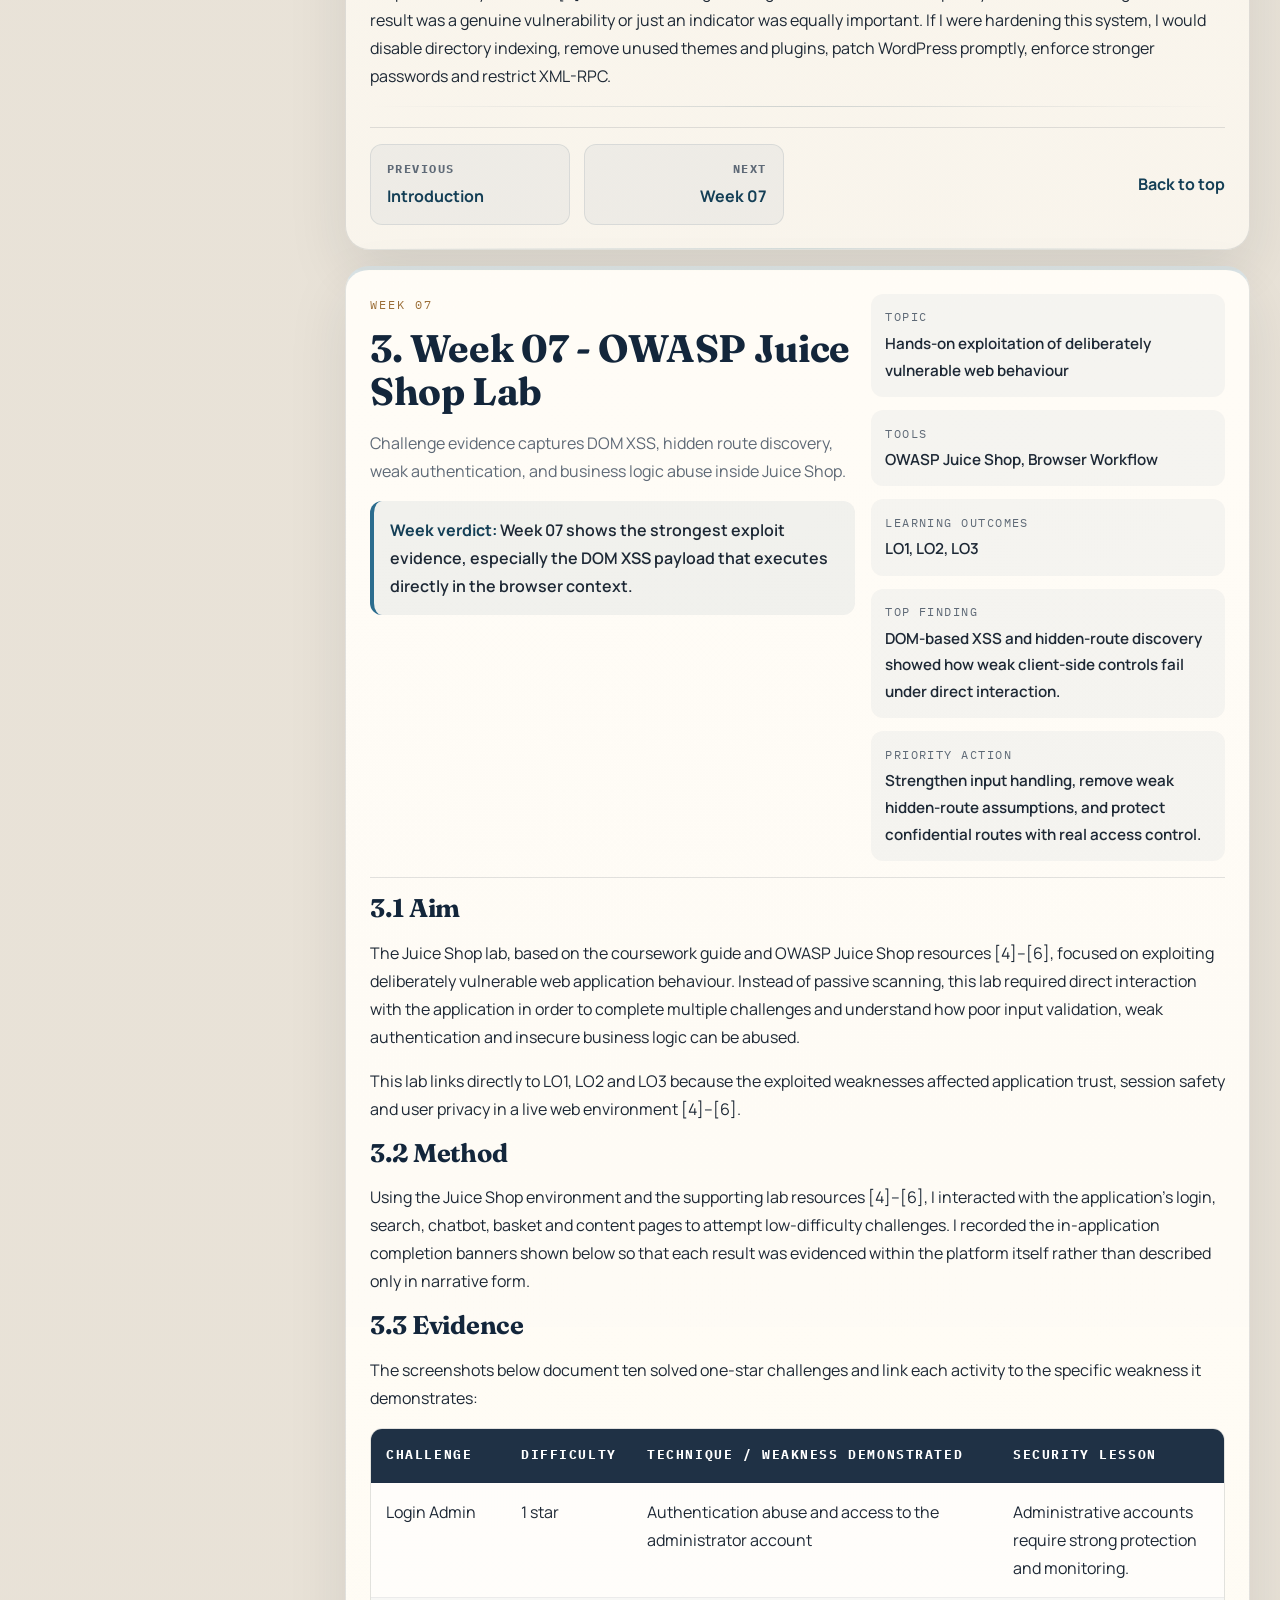
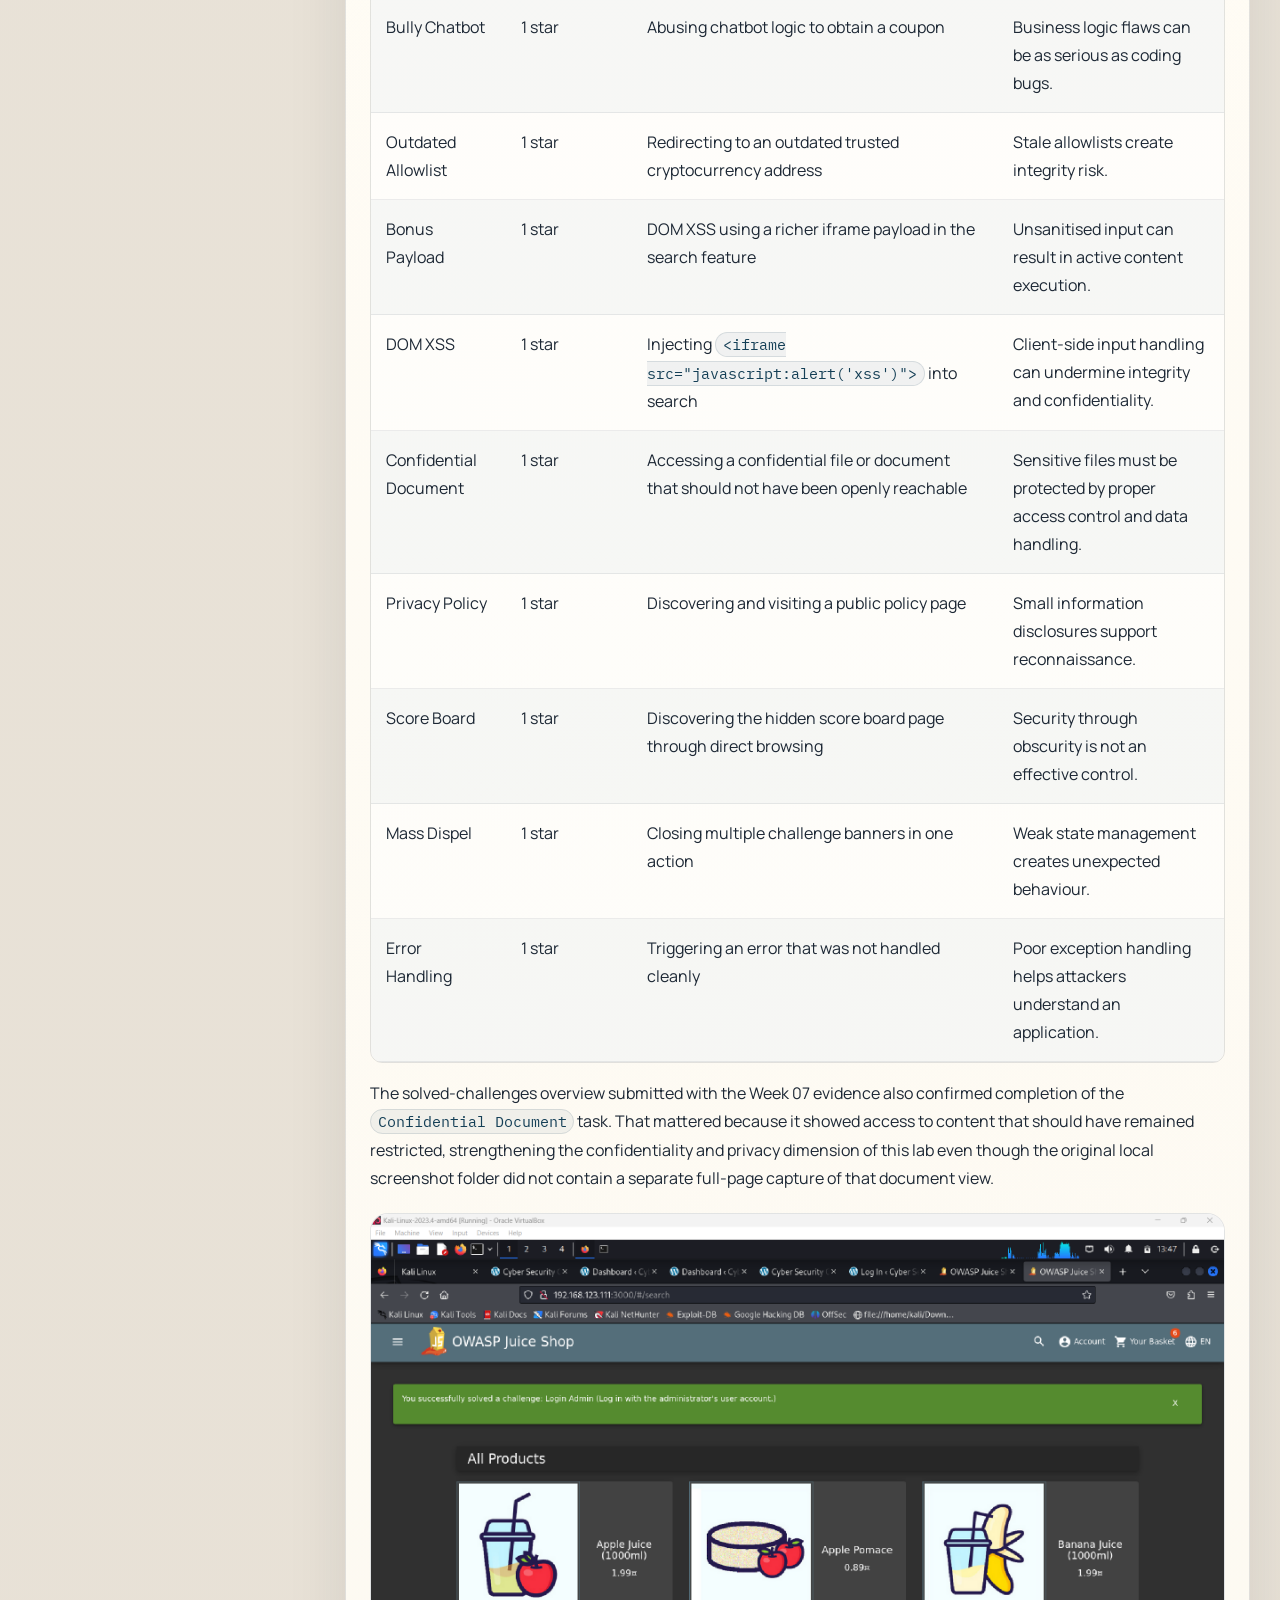
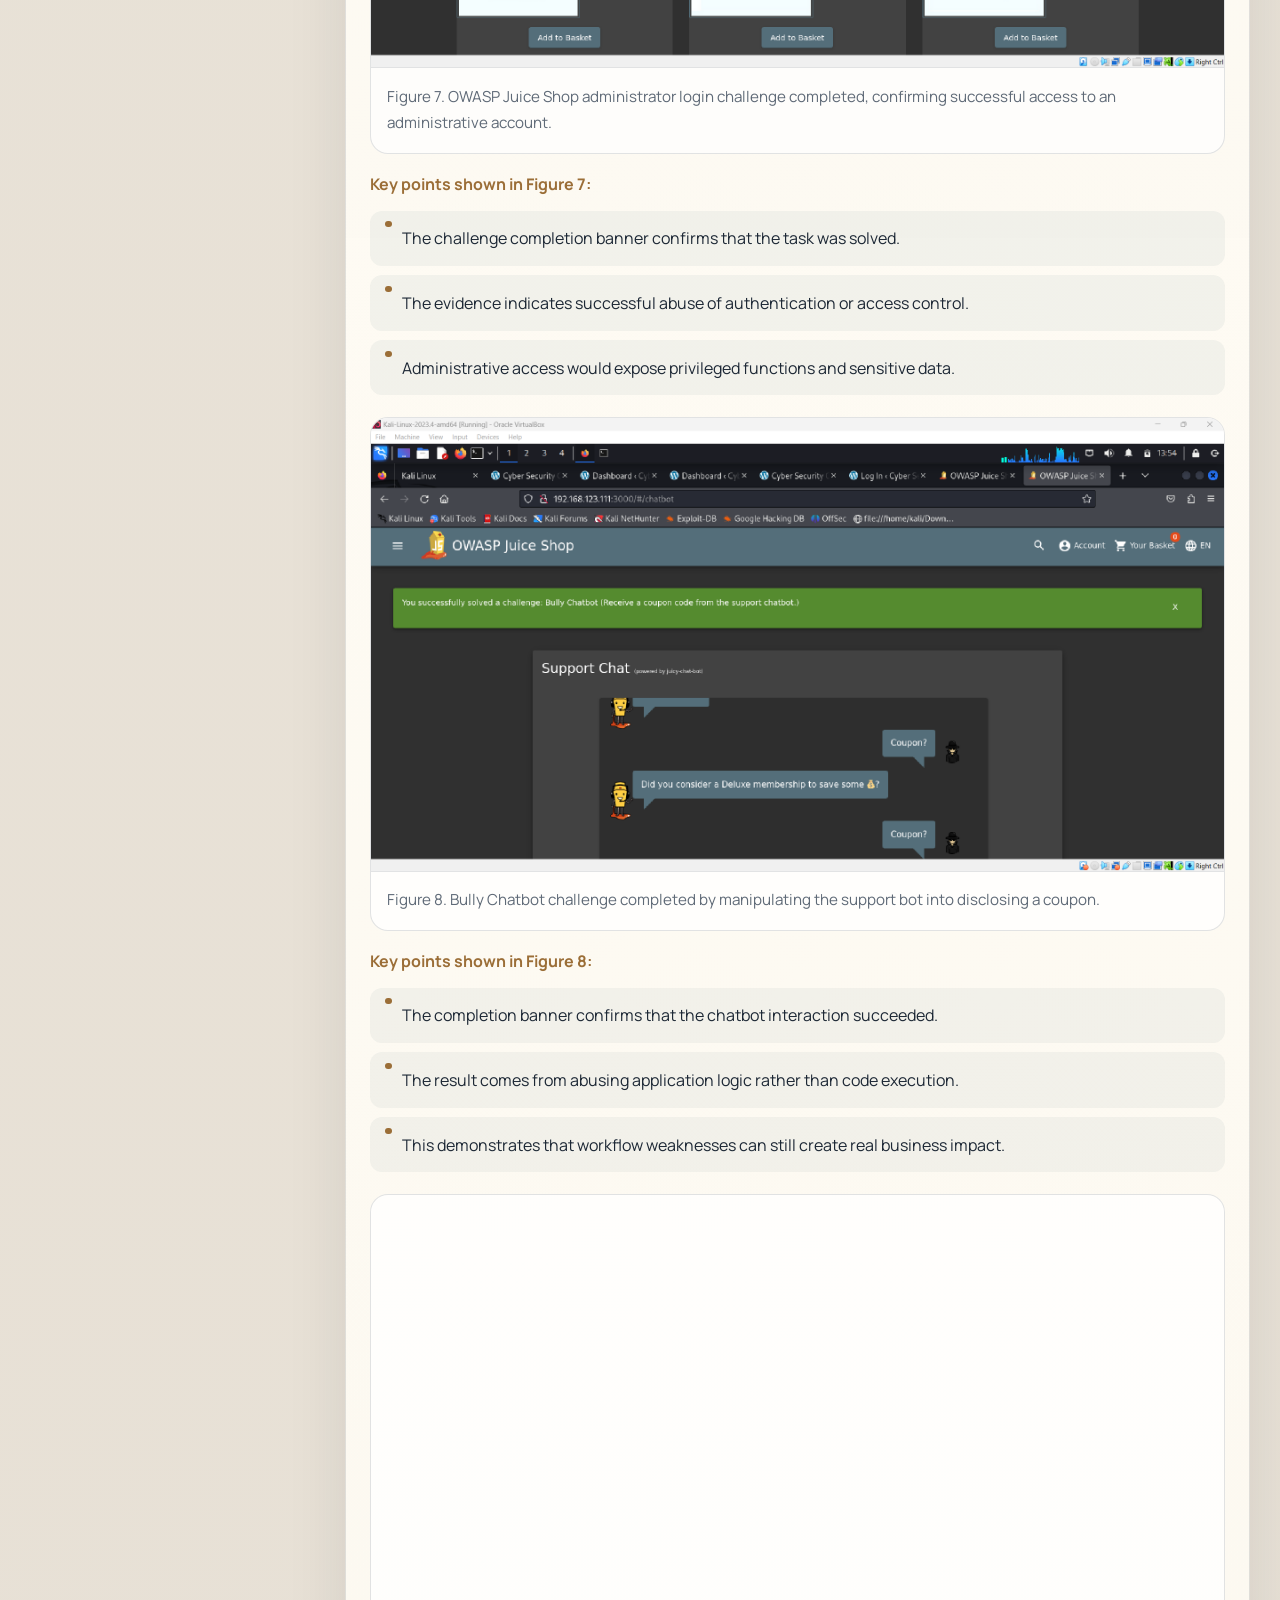
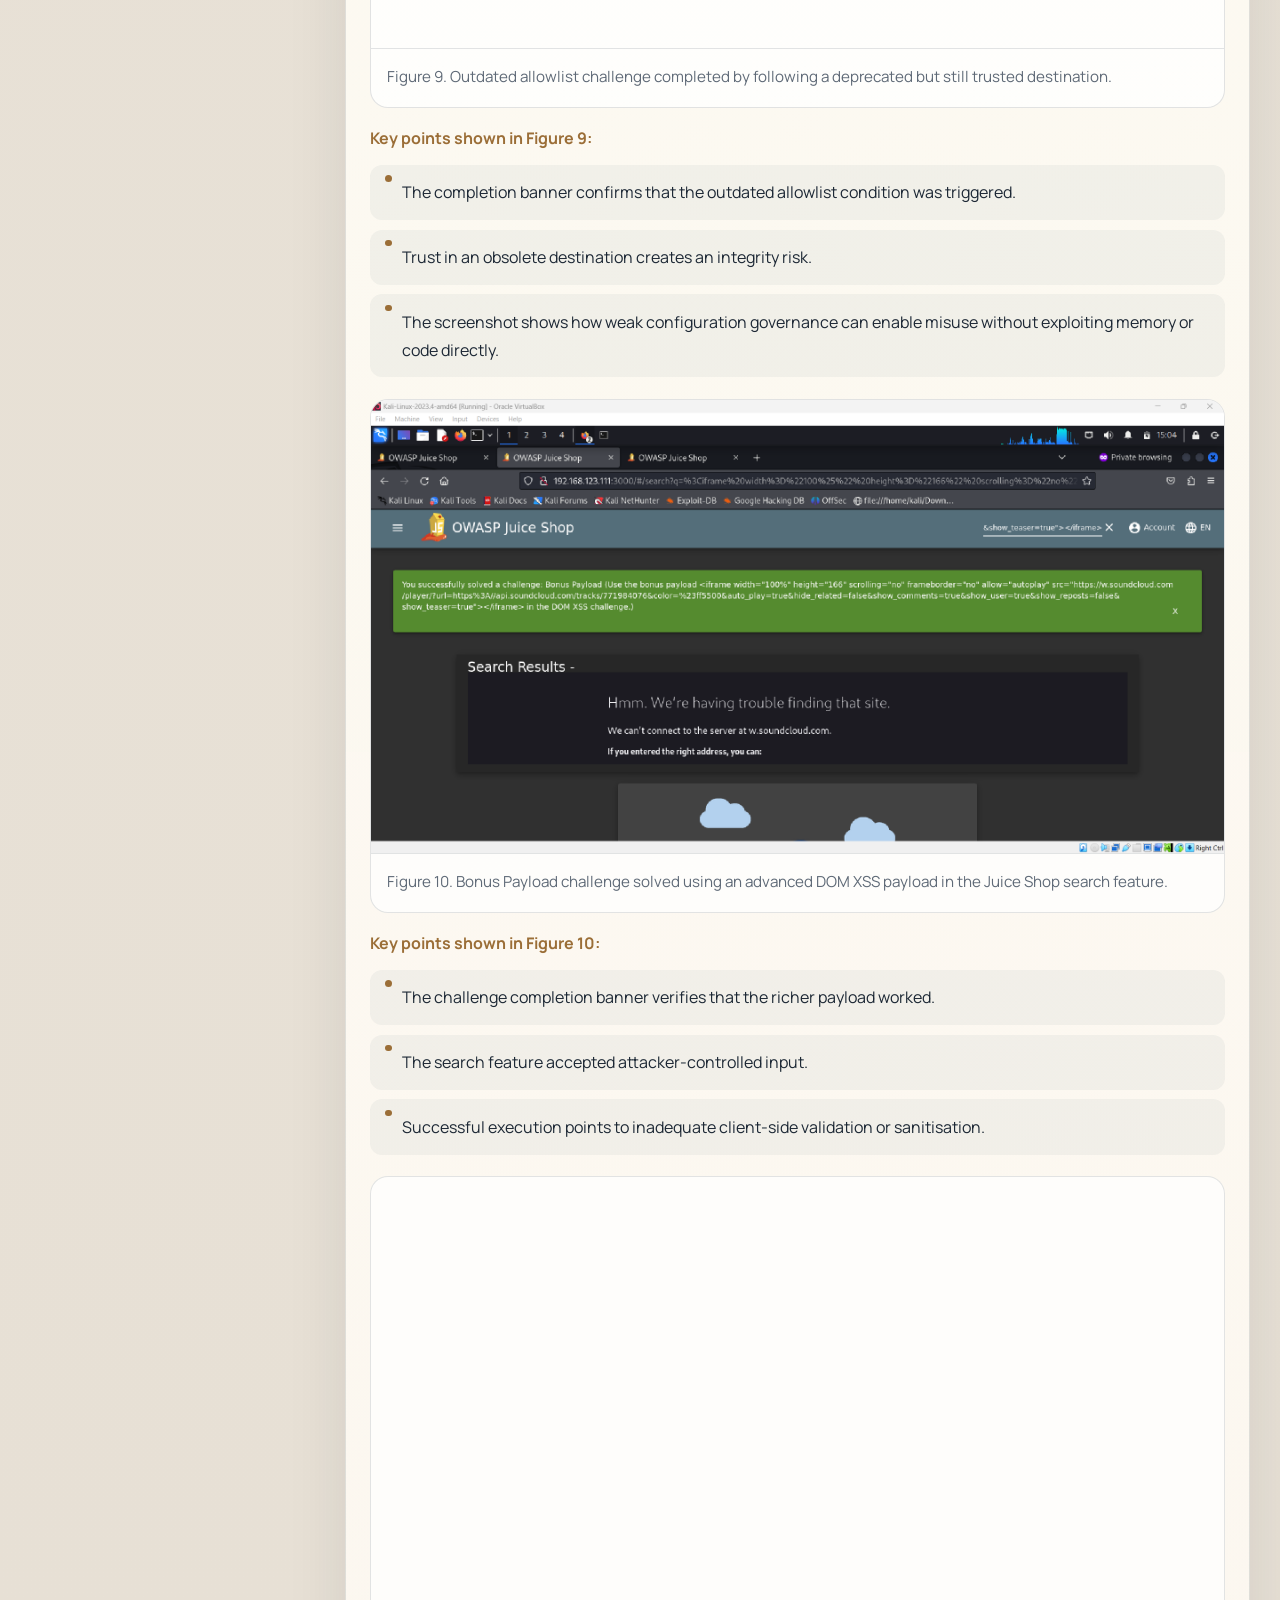
<file: report/index.html>
<!doctype html>
<html lang="en">

  <head>
    <meta charset="utf-8" />
    <meta name="viewport" content="width=device-width, initial-scale=1" />
    <title>Full Report · CMP-X305 Cyber Security Portfolio</title>
    <meta name="description" content="The full CMP-X305 cyber security portfolio report, including evidence figures, findings tables, reflective analysis, and academic references." />
    <meta name="theme-color" content="#112338" />
    <link rel="canonical" href="https://who-sekhon.github.io/cyb/report/" />
    <link rel="icon" href="../assets/icons/cyb-mark.svg" type="image/svg+xml" />
    <meta property="og:type" content="website" />
    <meta property="og:title" content="Full Report · CMP-X305 Cyber Security Portfolio" />
    <meta property="og:description" content="The full CMP-X305 cyber security portfolio report, including evidence figures, findings tables, reflective analysis, and academic references." />
    <meta property="og:url" content="https://who-sekhon.github.io/cyb/report/" />
    <meta property="og:image" content="https://who-sekhon.github.io/cyb/assets/img/week-09/figure-30-week-9-nessus-severity-comparison-graph.png" />
    <meta property="og:image:alt" content="Week 09 Nessus severity comparison graph used as the featured evidence image for the portfolio." />
    <meta name="twitter:card" content="summary_large_image" />
    <meta name="twitter:title" content="Full Report · CMP-X305 Cyber Security Portfolio" />
    <meta name="twitter:description" content="The full CMP-X305 cyber security portfolio report, including evidence figures, findings tables, reflective analysis, and academic references." />
    <meta name="twitter:image" content="https://who-sekhon.github.io/cyb/assets/img/week-09/figure-30-week-9-nessus-severity-comparison-graph.png" />
    <script>document.documentElement.classList.add("js");</script>
    <link rel="stylesheet" href="../assets/css/styles.css" />
  </head>

  <body class="page-report">
    <div class="scroll-progress" aria-hidden="true"><span class="scroll-progress__bar" data-progress-bar></span></div>
    <a class="skip-link" href="#main-content">Skip to main content</a>
    <div class="page-glow page-glow--one" aria-hidden="true"></div>
    <div class="page-glow page-glow--two" aria-hidden="true"></div>
    <div class="site-shell">
      
    <header class="site-header">
      <a class="brand" href="../index.html">
        <span class="brand-mark">CYB</span>
        <span class="brand-text">
          <strong>CMP-X305</strong>
          <span>Cyber Security Portfolio</span>
        </span>
      </a>
      <nav class="site-nav" aria-label="Primary">
        <a href="../index.html">Overview</a>
        <a href="../report/index.html" aria-current="page">Full report</a>
        <a href="../assets/docs/coursework-portfolio-1-formatted.pdf">Submission PDF</a>
      </nav>
    </header>

      <main id="main-content" class="report-layout">
        <aside class="report-sidebar">
          <div class="panel panel--navy sidebar-card">
            <p class="section-kicker">Report navigation</p>
            <h2>Section index</h2>
            <ol class="toc-list">
              <li><a href="#intro">Introduction</a></li><li><a href="#week-05">Week 05</a></li><li><a href="#week-07">Week 07</a></li><li><a href="#week-08">Week 08</a></li><li><a href="#week-09">Week 09</a></li><li><a href="#conclusion">Conclusion</a></li><li><a href="#ai-use">AI use</a></li><li><a href="#references">References</a></li>
            </ol>
            <a class="button button--light button--block" href="../assets/docs/coursework-portfolio-1-formatted.pdf">Open submission PDF</a>
          </div>
          <div class="panel panel--paper sidebar-card">
            <p class="section-kicker">Quick facts</p>
            <dl class="meta-list">
              <div><dt>Student</dt><dd>Sukhjeet Singh Sekhon</dd></div>
              <div><dt>Figures</dt><dd>30 evidence figures</dd></div>
              <div><dt>Submission date</dt><dd>31 March 2026</dd></div>
              <div><dt>Route</dt><dd>Project-site GitHub Pages deployment</dd></div>
            </dl>
          </div>
        </aside>

        <div class="report-main">
          <section class="report-hero panel panel--hero" id="report-top" data-reveal>
            <div class="report-hero__content">
              <p class="section-kicker">Evidence-rich report route</p>
              <h1>CMP-X305 Cyber Security Coursework Portfolio</h1>
              <p class="hero__lede">This route keeps the coursework narrative academically close to the written submission while improving review speed through anchored sections, summary panels, and expandable evidence figures.</p>
              <div class="report-shortcuts">
                <a href="#intro">Introduction</a><a href="#week-05">Week 05</a><a href="#week-07">Week 07</a><a href="#week-08">Week 08</a><a href="#week-09">Week 09</a><a href="#conclusion">Conclusion</a><a href="#ai-use">AI use</a><a href="#references">References</a>
              </div>
            </div>
          </section>

          <section class="report-summary" id="report-abstract" data-reveal>
            <div class="report-summary__grid">
              <article class="summary-panel panel panel--paper">
                <p class="section-kicker">Abstract</p>
                <h2>What this report establishes</h2>
                <p>Across four practical labs, this portfolio documents reconnaissance, exploitation, secure administration, and vulnerability management in an isolated teaching environment. The strongest confirmed issues include WordPress information disclosure, DOM-based XSS in OWASP Juice Shop, exposed administrative service visibility, and a Nessus-identified SSH Terrapin weakness affecting the WordPress host.</p><p>The report is designed to be reviewed in layers: section summaries establish context, figures document evidence, findings tables convert observations into security impact, and reflections explain what should be prioritised next.</p>
              </article>
              <div class="report-summary__stack">
                <article class="summary-panel panel panel--navy">
                  <p class="section-kicker">How to review</p>
                  <ul class="plain-list plain-list--light">
                    <li>Use the abstract first for the shortest route through the submission.</li><li>Treat week verdicts as the quickest statement of what each lab proved.</li><li>Expand figures when you need to inspect raw evidence in more detail.</li>
                  </ul>
                </article>
                <article class="summary-panel panel panel--paper">
                  <p class="section-kicker">Cross-lab emphasis</p>
                  <p>The strongest overall pattern is the movement from discovery to prioritisation: reconnaissance exposed attack surface, exploitation demonstrated unsafe trust assumptions, secure administration reduced exposure, and Nessus scanning turned raw findings into a ranked remediation view.</p>
                </article>
              </div>
            </div>
          </section>

          <section class="report-section panel panel--paper" id="intro" data-section="intro" data-reveal><div class="section-intro"><p class="section-kicker">Portfolio framing</p><h2>1. Introduction</h2><p class="section-summary">Module context, evidence provenance, and explicit mapping to the coursework learning outcomes.</p></div>
<p>This portfolio documents four practical cyber security labs completed during Weeks 05, 07, 08 and 09. The work covers WordPress assessment with WPScan [2], [3], exploitation of web application weaknesses in OWASP Juice Shop [4]–[6], network discovery and secure administration with Nmap [7], [8] and SSH [9], [10], and vulnerability scanning with Nessus [11]–[14].</p>
<p>The evidence used in this report comes from my own screenshots, the exported Nessus PDF reports [14], and the module worksheets provided for each lab [2], [4], [7], [9], [11]. Representative screenshots are embedded throughout the report, while the full evidence pack remains in the week folders stored alongside this file. In the submission version of the report, each figure is presented with a consistent on-image label panel, a precise caption, and short key-point notes so that the evidence is easy to follow and directly linked to the analysis.</p>
<p>This report is structured to match the coursework brief [1], with each lab section including a clear aim, method, evidence, findings and analysis, and reflection.</p>
<p>This portfolio addresses the module learning outcomes stated in the assessment brief [1] in the following ways:</p>
<ul class="plain-list"><li><strong>LO1:</strong> identifying vulnerabilities and recommending mitigations</li><li><strong>LO2:</strong> applying secure remote access and discussing confidentiality, integrity and availability</li><li><strong>LO3:</strong> evaluating privacy and anonymity risks caused by information leakage and insecure web behaviour</li></ul>
<hr class="report-divider" />
<div class="section-actions"><div class="section-actions__nav"><a class="section-nav__link section-nav__link--next" href="#week-05"><span>Next</span><strong>Week 05</strong></a></div><a class="text-link" href="#report-top">Back to top</a></div></section>
<section class="report-section panel panel--paper report-section--week" id="week-05" data-section="week-05" data-reveal><div class="section-intro section-intro--week"><div class="section-intro__main"><p class="section-kicker">Week 05</p><h2>2. Week 05 - Web Application Security Lab (WPScan)</h2><p class="section-summary">Automated WordPress reconnaissance exposed patch lag, directory indexing, and XML-RPC attack surface that reduced attacker uncertainty.</p><div class="section-verdict"><strong>Week verdict:</strong> The clearest confirmed issue was unnecessary information disclosure through directory indexing and publicly exposed WordPress metadata.</div></div><dl class="section-intro__meta"><div><dt>Topic</dt><dd>WPScan against a live WordPress environment</dd></div><div><dt>Tools</dt><dd>WPScan, Kali Linux, WordPress</dd></div><div><dt>Learning outcomes</dt><dd>LO1, LO3</dd></div><div><dt>Top finding</dt><dd>Directory listing and WordPress surface disclosure made the site easier to profile.</dd></div><div><dt>Priority action</dt><dd>Disable directory indexes, tighten XML-RPC exposure, and keep WordPress components patched.</dd></div></dl></div>
<h3 id="week-05-2-1-aim">2.1 Aim</h3>
<p>The purpose of this lab was to assess a WordPress installation using WPScan [2], [3] and demonstrate how a scanner can reveal themes, plugins, configuration weaknesses and authentication attack surface. This directly relates to privacy and anonymity because version disclosure and exposed directories make targeted attacks easier.</p>
<h3 id="week-05-2-2-method">2.2 Method</h3>
<p>I first verified that the WordPress site and admin area were reachable from Kali Linux. I then prepared the target by managing themes and testing the login and registration pages so that WPScan had a realistic target to assess. After that, I updated WPScan [3] and used it to enumerate installed themes, plugins, configuration backups and password attack options against XML-RPC.</p>
<p>This lab links most directly to LO1 and LO3 because WPScan showed how exposed versions, directories and plugins can make a WordPress site easier to profile and target, while the reflection and mitigation discussion identify practical hardening actions [2], [3].</p>
<h3 id="week-05-2-3-evidence">2.3 Evidence</h3>
<figure class="report-figure" id="figure-01" data-reveal><button class="figure-button" type="button" data-lightbox-src="../assets/img/week-05/figure-01-wordpress-admin-dashboard.png" data-lightbox-alt="Figure 1. WordPress administrator dashboard confirming authenticated access to the target site before WPScan testing." data-lightbox-index="0"><img src="../assets/img/week-05/figure-01-wordpress-admin-dashboard.png" alt="Figure 1. WordPress administrator dashboard confirming authenticated access to the target site before WPScan testing." loading="lazy" decoding="async" /><span class="figure-button__hint">Expand figure</span></button><figcaption>Figure 1. WordPress administrator dashboard confirming authenticated access to the target site before WPScan testing.</figcaption></figure>
<p class="key-points-label"><strong>Key points shown in Figure 1:</strong></p>
<ul class="evidence-list"><li>The WordPress dashboard loads successfully in the browser.</li><li>Administrative menus confirm that the site is operational and manageable.</li><li>The screenshot establishes the correct live target before enumeration begins.</li></ul>
<figure class="report-figure" id="figure-02" data-reveal><button class="figure-button" type="button" data-lightbox-src="../assets/img/week-05/figure-02-user-registration-and-authentication-testing.png" data-lightbox-alt="Figure 2. WPScan account registration page and login access used during scanner setup." data-lightbox-index="1"><img src="../assets/img/week-05/figure-02-user-registration-and-authentication-testing.png" alt="Figure 2. WPScan account registration page and login access used during scanner setup." loading="lazy" decoding="async" /><span class="figure-button__hint">Expand figure</span></button><figcaption>Figure 2. WPScan account registration page and login access used during scanner setup.</figcaption></figure>
<p class="key-points-label"><strong>Key points shown in Figure 2:</strong></p>
<ul class="evidence-list"><li>The screenshot shows the WPScan account setup page in the browser.</li><li>Login access is visible in the same interface.</li><li>This evidence relates to preparing the scanning tool rather than demonstrating a target-side vulnerability.</li></ul>
<figure class="report-figure" id="figure-03" data-reveal><button class="figure-button" type="button" data-lightbox-src="../assets/img/week-05/figure-03-theme-installation-and-wpscan-update.png" data-lightbox-alt="Figure 3. Theme management in WordPress and WPScan preparation in Kali Linux before enumeration." data-lightbox-index="2"><img src="../assets/img/week-05/figure-03-theme-installation-and-wpscan-update.png" alt="Figure 3. Theme management in WordPress and WPScan preparation in Kali Linux before enumeration." loading="lazy" decoding="async" /><span class="figure-button__hint">Expand figure</span></button><figcaption>Figure 3. Theme management in WordPress and WPScan preparation in Kali Linux before enumeration.</figcaption></figure>
<p class="key-points-label"><strong>Key points shown in Figure 3:</strong></p>
<ul class="evidence-list"><li>The WordPress theme configuration is visible in the administration interface.</li><li>The Kali environment is being prepared to run WPScan against the site.</li><li>The screenshot connects target setup with the assessment tool used later in the lab.</li></ul>
<figure class="report-figure" id="figure-04" data-reveal><button class="figure-button" type="button" data-lightbox-src="../assets/img/week-05/figure-04-wpscan-enumeration.png" data-lightbox-alt="Figure 4. WPScan enumeration identifying the target URL, `robots.txt`, XML-RPC endpoint and WordPress assets." data-lightbox-index="3"><img src="../assets/img/week-05/figure-04-wpscan-enumeration.png" alt="Figure 4. WPScan enumeration identifying the target URL, `robots.txt`, XML-RPC endpoint and WordPress assets." loading="lazy" decoding="async" /><span class="figure-button__hint">Expand figure</span></button><figcaption>Figure 4. WPScan enumeration identifying the target URL, <code>robots.txt</code>, XML-RPC endpoint and WordPress assets.</figcaption></figure>
<p class="key-points-label"><strong>Key points shown in Figure 4:</strong></p>
<ul class="evidence-list"><li>WPScan has connected to the target successfully.</li><li>The enumeration output lists exposed WordPress resources and endpoints.</li><li>XML-RPC and supporting files are visible to the scanner.</li><li>This is the main evidence that automated reconnaissance was performed in Week 05.</li></ul>
<figure class="report-figure" id="figure-05" data-reveal><button class="figure-button" type="button" data-lightbox-src="../assets/img/week-05/figure-05-akismet-advisory.png" data-lightbox-alt="Figure 5. WPScan output referencing the Akismet plugin path and a historical stored XSS advisory." data-lightbox-index="4"><img src="../assets/img/week-05/figure-05-akismet-advisory.png" alt="Figure 5. WPScan output referencing the Akismet plugin path and a historical stored XSS advisory." loading="lazy" decoding="async" /><span class="figure-button__hint">Expand figure</span></button><figcaption>Figure 5. WPScan output referencing the Akismet plugin path and a historical stored XSS advisory.</figcaption></figure>
<p class="key-points-label"><strong>Key points shown in Figure 5:</strong></p>
<ul class="evidence-list"><li>The plugin path is identified in the WPScan output.</li><li>WPScan associates the plugin with a historical XSS advisory.</li><li>The version could not be fully determined from the captured evidence.</li><li>This makes the result a lead for validation rather than conclusive proof of exploitation.</li></ul>
<figure class="report-figure" id="figure-06" data-reveal><button class="figure-button" type="button" data-lightbox-src="../assets/img/week-05/figure-06-directory-listing-exposure.png" data-lightbox-alt="Figure 6. WPScan reporting directory listing on the theme path and completing the WordPress assessment." data-lightbox-index="5"><img src="../assets/img/week-05/figure-06-directory-listing-exposure.png" alt="Figure 6. WPScan reporting directory listing on the theme path and completing the WordPress assessment." loading="lazy" decoding="async" /><span class="figure-button__hint">Expand figure</span></button><figcaption>Figure 6. WPScan reporting directory listing on the theme path and completing the WordPress assessment.</figcaption></figure>
<p class="key-points-label"><strong>Key points shown in Figure 6:</strong></p>
<ul class="evidence-list"><li>Directory listing is explicitly reported in the WPScan results.</li><li>Internal content structure is exposed unnecessarily through the theme path.</li><li>The scan completed successfully, so this finding forms part of the captured evidence set.</li><li>Disabling directory indexing is the most direct mitigation supported by this screenshot.</li></ul>
<h3 id="week-05-2-4-findings-and-analysis">2.4 Findings and analysis</h3>
<div class="table-wrap"><table class="report-table"><thead><tr><th scope="col">Finding</th><th scope="col">Evidence</th><th scope="col">Security impact</th><th scope="col">Assessment</th></tr></thead><tbody><tr><td>Theme metadata exposed</td><td>WPScan detected the Blockskit Base theme and version <code>1.1.7</code>.</td><td>Version disclosure makes it easier to match the site to known vulnerabilities.</td><td>This is reconnaissance rather than compromise, but it reduces attacker uncertainty.</td></tr><tr><td>Directory listing enabled</td><td>WPScan reported directory listing on the theme path.</td><td>File names and structure can be browsed and used to support later attacks.</td><td>This should be remediated by disabling directory indexes.</td></tr><tr><td>Potential vulnerable plugin history</td><td>WPScan referenced <code>Akismet 2.5.0-3.1.4 - Unauthenticated Stored Cross-Site Scripting (XSS)</code> but did not confirm the installed version.</td><td>If the vulnerable version were present, stored XSS could affect integrity and trust.</td><td>This should be treated as a lead for manual validation, not an automatically confirmed exploit.</td></tr><tr><td>Patch lag visible</td><td>The WordPress UI showed that version <code>6.9.1</code> was available.</td><td>Delayed updates increase exposure to known weaknesses.</td><td>Regular patching is a basic hardening requirement.</td></tr><tr><td>XML-RPC password attack unsuccessful</td><td>WPScan attempted a password attack against XML-RPC but returned no valid passwords.</td><td>The test did not compromise the account in the captured run.</td><td>Even so, XML-RPC remains an attractive attack surface and should be restricted if not needed.</td></tr></tbody></table></div>
<p>The strongest confirmed weakness in the captured evidence was the directory listing exposure shown in Figure 6, because it clearly leaked information without any real business need. Figures 4-6 also showed an important limitation of automated scanning: tools such as WPScan [3] can identify both confirmed weaknesses and plausible leads that still require human judgment before they can be reported as genuine vulnerabilities.</p>
<p>From a privacy and anonymity perspective, the combination of theme disclosure, directory indexing and plugin identification reduced the amount of uncertainty facing an attacker and therefore made the site easier to profile. From a mitigation perspective, the same evidence supported practical defensive steps such as removing unnecessary content exposure, restricting XML-RPC where it is not required, and maintaining WordPress patching discipline [2], [3]. This strengthens the LO1 and LO3 connection because the lab showed both how information leakage supports targeting and how straightforward hardening can reduce that risk.</p>
<h3 id="week-05-2-5-reflection">2.5 Reflection</h3>
<p>This lab showed that web application assessment is not only about running a scanner but also about interpreting its output critically. WPScan [3] was effective at gathering reconnaissance data quickly, but understanding whether a result was a genuine vulnerability or just an indicator was equally important. If I were hardening this system, I would disable directory indexing, remove unused themes and plugins, patch WordPress promptly, enforce stronger passwords and restrict XML-RPC.</p>
<hr class="report-divider" />
<div class="section-actions"><div class="section-actions__nav"><a class="section-nav__link" href="#intro"><span>Previous</span><strong>Introduction</strong></a><a class="section-nav__link section-nav__link--next" href="#week-07"><span>Next</span><strong>Week 07</strong></a></div><a class="text-link" href="#report-top">Back to top</a></div></section>
<section class="report-section panel panel--paper report-section--week" id="week-07" data-section="week-07" data-reveal><div class="section-intro section-intro--week"><div class="section-intro__main"><p class="section-kicker">Week 07</p><h2>3. Week 07 - OWASP Juice Shop Lab</h2><p class="section-summary">Challenge evidence captures DOM XSS, hidden route discovery, weak authentication, and business logic abuse inside Juice Shop.</p><div class="section-verdict"><strong>Week verdict:</strong> Week 07 shows the strongest exploit evidence, especially the DOM XSS payload that executes directly in the browser context.</div></div><dl class="section-intro__meta"><div><dt>Topic</dt><dd>Hands-on exploitation of deliberately vulnerable web behaviour</dd></div><div><dt>Tools</dt><dd>OWASP Juice Shop, Browser Workflow</dd></div><div><dt>Learning outcomes</dt><dd>LO1, LO2, LO3</dd></div><div><dt>Top finding</dt><dd>DOM-based XSS and hidden-route discovery showed how weak client-side controls fail under direct interaction.</dd></div><div><dt>Priority action</dt><dd>Strengthen input handling, remove weak hidden-route assumptions, and protect confidential routes with real access control.</dd></div></dl></div>
<h3 id="week-07-3-1-aim">3.1 Aim</h3>
<p>The Juice Shop lab, based on the coursework guide and OWASP Juice Shop resources [4]–[6], focused on exploiting deliberately vulnerable web application behaviour. Instead of passive scanning, this lab required direct interaction with the application in order to complete multiple challenges and understand how poor input validation, weak authentication and insecure business logic can be abused.</p>
<p>This lab links directly to LO1, LO2 and LO3 because the exploited weaknesses affected application trust, session safety and user privacy in a live web environment [4]–[6].</p>
<h3 id="week-07-3-2-method">3.2 Method</h3>
<p>Using the Juice Shop environment and the supporting lab resources [4]–[6], I interacted with the application&#x27;s login, search, chatbot, basket and content pages to attempt low-difficulty challenges. I recorded the in-application completion banners shown below so that each result was evidenced within the platform itself rather than described only in narrative form.</p>
<h3 id="week-07-3-3-evidence">3.3 Evidence</h3>
<p>The screenshots below document ten solved one-star challenges and link each activity to the specific weakness it demonstrates:</p>
<div class="table-wrap"><table class="report-table"><thead><tr><th scope="col">Challenge</th><th scope="col">Difficulty</th><th scope="col">Technique / weakness demonstrated</th><th scope="col">Security lesson</th></tr></thead><tbody><tr><td>Login Admin</td><td>1 star</td><td>Authentication abuse and access to the administrator account</td><td>Administrative accounts require strong protection and monitoring.</td></tr><tr><td>Bully Chatbot</td><td>1 star</td><td>Abusing chatbot logic to obtain a coupon</td><td>Business logic flaws can be as serious as coding bugs.</td></tr><tr><td>Outdated Allowlist</td><td>1 star</td><td>Redirecting to an outdated trusted cryptocurrency address</td><td>Stale allowlists create integrity risk.</td></tr><tr><td>Bonus Payload</td><td>1 star</td><td>DOM XSS using a richer iframe payload in the search feature</td><td>Unsanitised input can result in active content execution.</td></tr><tr><td>DOM XSS</td><td>1 star</td><td>Injecting <code>&lt;iframe src=&quot;javascript:alert(&#x27;xss&#x27;)&quot;&gt;</code> into search</td><td>Client-side input handling can undermine integrity and confidentiality.</td></tr><tr><td>Confidential Document</td><td>1 star</td><td>Accessing a confidential file or document that should not have been openly reachable</td><td>Sensitive files must be protected by proper access control and data handling.</td></tr><tr><td>Privacy Policy</td><td>1 star</td><td>Discovering and visiting a public policy page</td><td>Small information disclosures support reconnaissance.</td></tr><tr><td>Score Board</td><td>1 star</td><td>Discovering the hidden score board page through direct browsing</td><td>Security through obscurity is not an effective control.</td></tr><tr><td>Mass Dispel</td><td>1 star</td><td>Closing multiple challenge banners in one action</td><td>Weak state management creates unexpected behaviour.</td></tr><tr><td>Error Handling</td><td>1 star</td><td>Triggering an error that was not handled cleanly</td><td>Poor exception handling helps attackers understand an application.</td></tr></tbody></table></div>
<p>The solved-challenges overview submitted with the Week 07 evidence also confirmed completion of the <code>Confidential Document</code> task. That mattered because it showed access to content that should have remained restricted, strengthening the confidentiality and privacy dimension of this lab even though the original local screenshot folder did not contain a separate full-page capture of that document view.</p>
<figure class="report-figure" id="figure-07" data-reveal><button class="figure-button" type="button" data-lightbox-src="../assets/img/week-07/figure-07-login-admin.png" data-lightbox-alt="Figure 7. OWASP Juice Shop administrator login challenge completed, confirming successful access to an administrative account." data-lightbox-index="6"><img src="../assets/img/week-07/figure-07-login-admin.png" alt="Figure 7. OWASP Juice Shop administrator login challenge completed, confirming successful access to an administrative account." loading="lazy" decoding="async" /><span class="figure-button__hint">Expand figure</span></button><figcaption>Figure 7. OWASP Juice Shop administrator login challenge completed, confirming successful access to an administrative account.</figcaption></figure>
<p class="key-points-label"><strong>Key points shown in Figure 7:</strong></p>
<ul class="evidence-list"><li>The challenge completion banner confirms that the task was solved.</li><li>The evidence indicates successful abuse of authentication or access control.</li><li>Administrative access would expose privileged functions and sensitive data.</li></ul>
<figure class="report-figure" id="figure-08" data-reveal><button class="figure-button" type="button" data-lightbox-src="../assets/img/week-07/figure-08-bully-chatbot.png" data-lightbox-alt="Figure 8. Bully Chatbot challenge completed by manipulating the support bot into disclosing a coupon." data-lightbox-index="7"><img src="../assets/img/week-07/figure-08-bully-chatbot.png" alt="Figure 8. Bully Chatbot challenge completed by manipulating the support bot into disclosing a coupon." loading="lazy" decoding="async" /><span class="figure-button__hint">Expand figure</span></button><figcaption>Figure 8. Bully Chatbot challenge completed by manipulating the support bot into disclosing a coupon.</figcaption></figure>
<p class="key-points-label"><strong>Key points shown in Figure 8:</strong></p>
<ul class="evidence-list"><li>The completion banner confirms that the chatbot interaction succeeded.</li><li>The result comes from abusing application logic rather than code execution.</li><li>This demonstrates that workflow weaknesses can still create real business impact.</li></ul>
<figure class="report-figure" id="figure-09" data-reveal><button class="figure-button" type="button" data-lightbox-src="../assets/img/week-07/figure-09-outdated-allowlist.png" data-lightbox-alt="Figure 9. Outdated allowlist challenge completed by following a deprecated but still trusted destination." data-lightbox-index="8"><img src="../assets/img/week-07/figure-09-outdated-allowlist.png" alt="Figure 9. Outdated allowlist challenge completed by following a deprecated but still trusted destination." loading="lazy" decoding="async" /><span class="figure-button__hint">Expand figure</span></button><figcaption>Figure 9. Outdated allowlist challenge completed by following a deprecated but still trusted destination.</figcaption></figure>
<p class="key-points-label"><strong>Key points shown in Figure 9:</strong></p>
<ul class="evidence-list"><li>The completion banner confirms that the outdated allowlist condition was triggered.</li><li>Trust in an obsolete destination creates an integrity risk.</li><li>The screenshot shows how weak configuration governance can enable misuse without exploiting memory or code directly.</li></ul>
<figure class="report-figure" id="figure-10" data-reveal><button class="figure-button" type="button" data-lightbox-src="../assets/img/week-07/figure-10-bonus-payload.png" data-lightbox-alt="Figure 10. Bonus Payload challenge solved using an advanced DOM XSS payload in the Juice Shop search feature." data-lightbox-index="9"><img src="../assets/img/week-07/figure-10-bonus-payload.png" alt="Figure 10. Bonus Payload challenge solved using an advanced DOM XSS payload in the Juice Shop search feature." loading="lazy" decoding="async" /><span class="figure-button__hint">Expand figure</span></button><figcaption>Figure 10. Bonus Payload challenge solved using an advanced DOM XSS payload in the Juice Shop search feature.</figcaption></figure>
<p class="key-points-label"><strong>Key points shown in Figure 10:</strong></p>
<ul class="evidence-list"><li>The challenge completion banner verifies that the richer payload worked.</li><li>The search feature accepted attacker-controlled input.</li><li>Successful execution points to inadequate client-side validation or sanitisation.</li></ul>
<figure class="report-figure" id="figure-11" data-reveal><button class="figure-button" type="button" data-lightbox-src="../assets/img/week-07/figure-11-dom-xss.png" data-lightbox-alt="Figure 11. DOM XSS payload executed in the Juice Shop search field, triggering a browser alert." data-lightbox-index="10"><img src="../assets/img/week-07/figure-11-dom-xss.png" alt="Figure 11. DOM XSS payload executed in the Juice Shop search field, triggering a browser alert." loading="lazy" decoding="async" /><span class="figure-button__hint">Expand figure</span></button><figcaption>Figure 11. DOM XSS payload executed in the Juice Shop search field, triggering a browser alert.</figcaption></figure>
<p class="key-points-label"><strong>Key points shown in Figure 11:</strong></p>
<ul class="evidence-list"><li>The search field contains the injected iframe payload.</li><li>The alert box confirms that the script executed in the browser context.</li><li>This is direct evidence of DOM-based XSS rather than a failed attempt.</li><li>Such execution could be abused for session theft or page manipulation.</li></ul>
<figure class="report-figure" id="figure-12" data-reveal><button class="figure-button" type="button" data-lightbox-src="../assets/img/week-07/figure-12-privacy-policy.png" data-lightbox-alt="Figure 12. Privacy Policy challenge completed by locating and visiting a public policy page within Juice Shop." data-lightbox-index="11"><img src="../assets/img/week-07/figure-12-privacy-policy.png" alt="Figure 12. Privacy Policy challenge completed by locating and visiting a public policy page within Juice Shop." loading="lazy" decoding="async" /><span class="figure-button__hint">Expand figure</span></button><figcaption>Figure 12. Privacy Policy challenge completed by locating and visiting a public policy page within Juice Shop.</figcaption></figure>
<p class="key-points-label"><strong>Key points shown in Figure 12:</strong></p>
<ul class="evidence-list"><li>The completion banner shows that the page was discovered successfully.</li><li>The task demonstrates how minor information disclosure supports site mapping.</li><li>Even low-impact findings can contribute to wider privacy-related reconnaissance.</li></ul>
<figure class="report-figure" id="figure-13" data-reveal><button class="figure-button" type="button" data-lightbox-src="../assets/img/week-07/figure-13-mass-dispel.png" data-lightbox-alt="Figure 13. Mass Dispel challenge completed by clearing multiple challenge notifications in one action." data-lightbox-index="12"><img src="../assets/img/week-07/figure-13-mass-dispel.png" alt="Figure 13. Mass Dispel challenge completed by clearing multiple challenge notifications in one action." loading="lazy" decoding="async" /><span class="figure-button__hint">Expand figure</span></button><figcaption>Figure 13. Mass Dispel challenge completed by clearing multiple challenge notifications in one action.</figcaption></figure>
<p class="key-points-label"><strong>Key points shown in Figure 13:</strong></p>
<ul class="evidence-list"><li>The screenshot confirms that multiple notifications were dismissed together.</li><li>The behaviour reflects weak state management inside the application.</li><li>Unexpected state changes can reveal assumptions that attackers may exploit.</li></ul>
<figure class="report-figure" id="figure-14" data-reveal><button class="figure-button" type="button" data-lightbox-src="../assets/img/week-07/figure-14-error-handling.png" data-lightbox-alt="Figure 14. Error Handling challenge completed after provoking an application error that was not managed safely." data-lightbox-index="13"><img src="../assets/img/week-07/figure-14-error-handling.png" alt="Figure 14. Error Handling challenge completed after provoking an application error that was not managed safely." loading="lazy" decoding="async" /><span class="figure-button__hint">Expand figure</span></button><figcaption>Figure 14. Error Handling challenge completed after provoking an application error that was not managed safely.</figcaption></figure>
<p class="key-points-label"><strong>Key points shown in Figure 14:</strong></p>
<ul class="evidence-list"><li>The completion banner confirms that the error-handling weakness was triggered.</li><li>The challenge shows that application responses can leak useful behavioural clues.</li><li>Poorly handled failures can aid reconnaissance and later exploit development.</li></ul>
<figure class="report-figure" id="figure-15" data-reveal><button class="figure-button" type="button" data-lightbox-src="../assets/img/week-07/figure-15-score-board.png" data-lightbox-alt="Figure 15. Hidden Score Board page within OWASP Juice Shop after successful discovery of the `/#/score-board` route." data-lightbox-index="14"><img src="../assets/img/week-07/figure-15-score-board.png" alt="Figure 15. Hidden Score Board page within OWASP Juice Shop after successful discovery of the `/#/score-board` route." loading="lazy" decoding="async" /><span class="figure-button__hint">Expand figure</span></button><figcaption>Figure 15. Hidden Score Board page within OWASP Juice Shop after successful discovery of the <code>/#/score-board</code> route.</figcaption></figure>
<p class="key-points-label"><strong>Key points shown in Figure 15:</strong></p>
<ul class="evidence-list"><li>The browser address shows the hidden <code>/#/score-board</code> path.</li><li>The score progress panel confirms that the hidden page was reached successfully.</li><li>Discoverable hidden pages support reconnaissance and show why obscurity alone is not a reliable defence.</li></ul>
<h3 id="week-07-3-4-findings-and-analysis">3.4 Findings and analysis</h3>
<p>The most technically significant part of this lab was the XSS work. Figures 10 and 11 demonstrated that unsanitised client-side input could reach the DOM and execute attacker-controlled content in OWASP Juice Shop [5], [6]. In a real application, that could lead to session theft, phishing or unauthorised actions performed in the victim&#x27;s browser.</p>
<p>The other challenges showed that not all serious security problems come from classic code injection. Figure 7 highlighted weak authentication controls, Figure 8 showed business logic abuse, Figure 9 demonstrated the effect of stale trust decisions, Figure 14 reinforced the value of clean defensive failure, and Figure 15 showed how hidden content can still be discovered through direct browsing. The solved-challenges overview also confirmed the Confidential Document task as an example of confidentiality failure. Even apparently simple tasks such as the Privacy Policy challenge in Figure 12 reflected a real-world truth: attackers often start by collecting small pieces of information.</p>
<p>These XSS, authentication, content-discovery and business logic issues link directly to confidentiality, integrity and privacy because they can expose session or personal data, alter trusted page behaviour, reveal hidden resources, and allow unauthorised access or manipulated workflows that undermine user trust. In real systems, the combination shown in Figures 7-11 and Figure 15, together with the Confidential Document challenge recorded in the solved-challenges overview, could lead to direct account abuse, unauthorised content manipulation and privacy breaches affecting both customers and administrators.</p>
<h3 id="week-07-3-5-reflection">3.5 Reflection</h3>
<p>This lab improved my understanding of how web vulnerabilities behave in practice. Instead of reading about XSS or authentication weaknesses in theory, I had to craft inputs, observe the application&#x27;s responses and recognise successful exploitation. In a real system, the main mitigations would include secure authentication controls, strong input validation and output encoding, better business logic checks, protection of sensitive documents, and safer error handling [5], [6].</p>
<hr class="report-divider" />
<div class="section-actions"><div class="section-actions__nav"><a class="section-nav__link" href="#week-05"><span>Previous</span><strong>Week 05</strong></a><a class="section-nav__link section-nav__link--next" href="#week-08"><span>Next</span><strong>Week 08</strong></a></div><a class="text-link" href="#report-top">Back to top</a></div></section>
<section class="report-section panel panel--paper report-section--week" id="week-08" data-section="week-08" data-reveal><div class="section-intro section-intro--week"><div class="section-intro__main"><p class="section-kicker">Week 08</p><h2>4. Week 08 - Vulnerability Assessment Lab (Nmap and SSH)</h2><p class="section-summary">The lab links host discovery to defensive administration by mapping services and then demonstrating secure remote access, key deployment, and tunnelling.</p><div class="section-verdict"><strong>Week verdict:</strong> The key lesson is not simply that services were visible, but that administrative exposure must be narrowed and protected by better SSH practice.</div></div><dl class="section-intro__meta"><div><dt>Topic</dt><dd>Reconnaissance with Nmap and secure administration with SSH</dd></div><div><dt>Tools</dt><dd>Nmap, OpenSSH, Kali Linux</dd></div><div><dt>Learning outcomes</dt><dd>LO1, LO2</dd></div><div><dt>Top finding</dt><dd>Nmap exposed SSH, HTTP, MySQL, and NRPE services that expanded the practical attack surface.</dd></div><div><dt>Priority action</dt><dd>Restrict exposed services, prefer key-based authentication, and hide administrative workflows behind tunnels or firewall rules.</dd></div></dl></div>
<h3 id="week-08-4-1-aim">4.1 Aim</h3>
<p>Week 08 combined reconnaissance and defence using Nmap [7], [8] and SSH [9], [10]. This lab links directly to LO1 and LO2 because Nmap identified services that required protection and SSH demonstrated how confidentiality, integrity and availability can be preserved during remote administration.</p>
<h3 id="week-08-4-2-method">4.2 Method</h3>
<p>I first identified the target addressing with <code>ip a</code>, then used Nmap to perform host discovery and service enumeration across the lab network. After identifying the exposed SSH services, I used SSH to demonstrate password-based login, public-key deployment, local port forwarding and further session-control options [7]–[10].</p>
<h3 id="week-08-4-3-evidence">4.3 Evidence</h3>
<h4 id="week-08-4-3-1-nmap-evidence">4.3.1 Nmap evidence</h4>
<figure class="report-figure" id="figure-16" data-reveal><button class="figure-button" type="button" data-lightbox-src="../assets/img/week-08/figure-16-ip-configuration-on-wordpress-host.png" data-lightbox-alt="Figure 16. IP configuration output identifying the WordPress host address before network scanning." data-lightbox-index="15"><img src="../assets/img/week-08/figure-16-ip-configuration-on-wordpress-host.png" alt="Figure 16. IP configuration output identifying the WordPress host address before network scanning." loading="lazy" decoding="async" /><span class="figure-button__hint">Expand figure</span></button><figcaption>Figure 16. IP configuration output identifying the WordPress host address before network scanning.</figcaption></figure>
<p class="key-points-label"><strong>Key points shown in Figure 16:</strong></p>
<ul class="evidence-list"><li>The host address <code>192.168.123.30</code> is visible in the configuration output.</li><li>The screenshot confirms the intended target for the later Nmap activity.</li><li>Establishing the correct address helps ensure scan results are interpreted accurately.</li></ul>
<figure class="report-figure" id="figure-17" data-reveal><button class="figure-button" type="button" data-lightbox-src="../assets/img/week-08/figure-17-host-discovery-and-service-enumeration.png" data-lightbox-alt="Figure 17. Nmap host discovery identifying live systems and exposed services on the lab subnet." data-lightbox-index="16"><img src="../assets/img/week-08/figure-17-host-discovery-and-service-enumeration.png" alt="Figure 17. Nmap host discovery identifying live systems and exposed services on the lab subnet." loading="lazy" decoding="async" /><span class="figure-button__hint">Expand figure</span></button><figcaption>Figure 17. Nmap host discovery identifying live systems and exposed services on the lab subnet.</figcaption></figure>
<p class="key-points-label"><strong>Key points shown in Figure 17:</strong></p>
<ul class="evidence-list"><li>Nmap identifies multiple live hosts on the subnet.</li><li>The output lists the principal reachable services on discovered systems.</li><li>The screenshot demonstrates how quickly an attacker or defender can map the environment.</li></ul>
<figure class="report-figure" id="figure-18" data-reveal><button class="figure-button" type="button" data-lightbox-src="../assets/img/week-08/figure-18-service-detection-on-wordpress-host.png" data-lightbox-alt="Figure 18. Nmap service detection on the WordPress host identifying exposed SSH, HTTP and MySQL services." data-lightbox-index="17"><img src="../assets/img/week-08/figure-18-service-detection-on-wordpress-host.png" alt="Figure 18. Nmap service detection on the WordPress host identifying exposed SSH, HTTP and MySQL services." loading="lazy" decoding="async" /><span class="figure-button__hint">Expand figure</span></button><figcaption>Figure 18. Nmap service detection on the WordPress host identifying exposed SSH, HTTP and MySQL services.</figcaption></figure>
<p class="key-points-label"><strong>Key points shown in Figure 18:</strong></p>
<ul class="evidence-list"><li>The scan output confirms SSH, HTTP and MySQL are open on <code>192.168.123.30</code>.</li><li>Service and version details increase the value of reconnaissance.</li><li>Exposed database access expands the attack surface beyond the web server.</li></ul>
<figure class="report-figure" id="figure-19" data-reveal><button class="figure-button" type="button" data-lightbox-src="../assets/img/week-08/figure-19-tcp-connect-and-syn-scan-comparison.png" data-lightbox-alt="Figure 19. Comparison of Nmap TCP connect and SYN scan results for `192.168.123.1`." data-lightbox-index="18"><img src="../assets/img/week-08/figure-19-tcp-connect-and-syn-scan-comparison.png" alt="Figure 19. Comparison of Nmap TCP connect and SYN scan results for `192.168.123.1`." loading="lazy" decoding="async" /><span class="figure-button__hint">Expand figure</span></button><figcaption>Figure 19. Comparison of Nmap TCP connect and SYN scan results for <code>192.168.123.1</code>.</figcaption></figure>
<p class="key-points-label"><strong>Key points shown in Figure 19:</strong></p>
<ul class="evidence-list"><li>Both scan types identify SSH and NRPE on the target host.</li><li>The evidence shows comparable findings from two different techniques.</li><li>The screenshot also illustrates the privilege requirement and operational difference of SYN scanning.</li></ul>
<div class="table-wrap"><table class="report-table"><thead><tr><th scope="col">Target</th><th scope="col">Observed services</th><th scope="col">Interpretation</th><th scope="col">Risk note</th></tr></thead><tbody><tr><td><code>192.168.123.1</code></td><td><code>22/tcp ssh</code>, <code>5666/tcp nrpe</code></td><td>Remote administration and monitoring services were exposed.</td><td>NRPE should only be reachable by trusted management hosts.</td></tr><tr><td><code>192.168.123.30</code></td><td><code>22/tcp ssh</code>, <code>80/tcp http</code>, <code>3306/tcp mysql</code></td><td>The host provided web, database and administration services.</td><td>Exposed database services increase the attack surface.</td></tr><tr><td><code>192.168.123.0/24</code></td><td>Three live hosts discovered</td><td>Basic host discovery successfully mapped the active lab.</td><td>Reconnaissance is fast and valuable to attackers.</td></tr></tbody></table></div>
<h4 id="week-08-4-3-2-ssh-evidence">4.3.2 SSH evidence</h4>
<figure class="report-figure" id="figure-20" data-reveal><button class="figure-button" type="button" data-lightbox-src="../assets/img/week-08/figure-20-password-based-ssh-login.png" data-lightbox-alt="Figure 20. Password-based SSH connection to `student@192.168.123.1` after host key verification." data-lightbox-index="19"><img src="../assets/img/week-08/figure-20-password-based-ssh-login.png" alt="Figure 20. Password-based SSH connection to `student@192.168.123.1` after host key verification." loading="lazy" decoding="async" /><span class="figure-button__hint">Expand figure</span></button><figcaption>Figure 20. Password-based SSH connection to <code>student@192.168.123.1</code> after host key verification.</figcaption></figure>
<p class="key-points-label"><strong>Key points shown in Figure 20:</strong></p>
<ul class="evidence-list"><li>The host key check is shown before the session is trusted.</li><li>The user successfully establishes an encrypted remote session.</li><li>This evidences secure administration over SSH rather than plaintext remote access.</li></ul>
<figure class="report-figure" id="figure-21" data-reveal><button class="figure-button" type="button" data-lightbox-src="../assets/img/week-08/figure-21-ssh-key-deployment-with-ssh-copy-id.png" data-lightbox-alt="Figure 21. Public-key deployment to `192.168.123.30` using `ssh-copy-id`." data-lightbox-index="20"><img src="../assets/img/week-08/figure-21-ssh-key-deployment-with-ssh-copy-id.png" alt="Figure 21. Public-key deployment to `192.168.123.30` using `ssh-copy-id`." loading="lazy" decoding="async" /><span class="figure-button__hint">Expand figure</span></button><figcaption>Figure 21. Public-key deployment to <code>192.168.123.30</code> using <code>ssh-copy-id</code>.</figcaption></figure>
<p class="key-points-label"><strong>Key points shown in Figure 21:</strong></p>
<ul class="evidence-list"><li>The command installs a public key on the remote host.</li><li>The screenshot shows a stronger administrative method than password-only login.</li><li>This supports good practice for secure remote access.</li></ul>
<figure class="report-figure" id="figure-22" data-reveal><button class="figure-button" type="button" data-lightbox-src="../assets/img/week-08/figure-22-ssh-local-port-forwarding.png" data-lightbox-alt="Figure 22. SSH local port forwarding command protecting access to the internal web service." data-lightbox-index="21"><img src="../assets/img/week-08/figure-22-ssh-local-port-forwarding.png" alt="Figure 22. SSH local port forwarding command protecting access to the internal web service." loading="lazy" decoding="async" /><span class="figure-button__hint">Expand figure</span></button><figcaption>Figure 22. SSH local port forwarding command protecting access to the internal web service.</figcaption></figure>
<p class="key-points-label"><strong>Key points shown in Figure 22:</strong></p>
<ul class="evidence-list"><li>The <code>ssh -L</code> command forwards local port <code>8081</code> to the remote web service.</li><li>The technique allows access without exposing the internal service directly.</li><li>The screenshot demonstrates a practical confidentiality-preserving administration method.</li></ul>
<figure class="report-figure" id="figure-23" data-reveal><button class="figure-button" type="button" data-lightbox-src="../assets/img/week-08/figure-23-ssh-session-control.png" data-lightbox-alt="Figure 23. SSH shared-connection control options used after establishing the remote administrative session." data-lightbox-index="22"><img src="../assets/img/week-08/figure-23-ssh-session-control.png" alt="Figure 23. SSH shared-connection control options used after establishing the remote administrative session." loading="lazy" decoding="async" /><span class="figure-button__hint">Expand figure</span></button><figcaption>Figure 23. SSH shared-connection control options used after establishing the remote administrative session.</figcaption></figure>
<p class="key-points-label"><strong>Key points shown in Figure 23:</strong></p>
<ul class="evidence-list"><li>The screenshot shows further SSH command-line management after the main session was established.</li><li>Shared-connection control options are visible in the terminal output.</li><li>This still supports the Week 08 focus on secure remote administration over protected channels.</li></ul>
<h3 id="week-08-4-4-findings-and-analysis">4.4 Findings and analysis</h3>
<p>The combination of Nmap [8] and SSH [10] made the security lesson especially clear. Figures 17-19 showed what was reachable, while Figures 20-23 showed a secure way to interact with those systems once the service had been identified. The WordPress host exposing MySQL alongside HTTP and SSH would be a concern in a production network unless it was properly segmented.</p>
<p>From a confidentiality, integrity and availability perspective, SSH contributed directly to secure operations. Encryption protected confidentiality, host key verification supported integrity by helping prevent man-in-the-middle attacks, and tunnelling plus controlled SSH administration supported availability of management tasks without needing to expose more services than necessary. This strengthens the LO2 link because the lab moved beyond simple connectivity and demonstrated secure administration in practice.</p>
<p>The lab also reinforced LO1 because reconnaissance results such as those in Figure 18 identified services that would require hardening, restriction or segmentation in a real environment. Week 08 therefore linked technical discovery to secure administration rather than treating them as separate tasks.</p>
<h3 id="week-08-4-5-reflection">4.5 Reflection</h3>
<p>The most important lesson from this lab was that security tools work best in sequence. Reconnaissance identifies the surface area, and secure administration controls how that surface is managed. If I were improving this environment, I would restrict MySQL and NRPE to trusted systems only, prefer key-based authentication over passwords wherever possible and hide management workflows behind tunnels or firewall policy rather than exposing them broadly.</p>
<hr class="report-divider" />
<div class="section-actions"><div class="section-actions__nav"><a class="section-nav__link" href="#week-07"><span>Previous</span><strong>Week 07</strong></a><a class="section-nav__link section-nav__link--next" href="#week-09"><span>Next</span><strong>Week 09</strong></a></div><a class="text-link" href="#report-top">Back to top</a></div></section>
<section class="report-section panel panel--paper report-section--week" id="week-09" data-section="week-09" data-reveal><div class="section-intro section-intro--week"><div class="section-intro__main"><p class="section-kicker">Week 09</p><h2>5. Week 09 - Vulnerability Scanning and Mitigation Lab (Nessus)</h2><p class="section-summary">Nessus was configured, results were compared across two hosts, and the WordPress host was shown to carry the more important risk profile.</p><div class="section-verdict"><strong>Week verdict:</strong> Week 09 is the strongest marker-facing section because it converts evidence into prioritisation, comparison, and concrete remediation.</div></div><dl class="section-intro__meta"><div><dt>Topic</dt><dd>Nessus-driven vulnerability management and reporting</dd></div><div><dt>Tools</dt><dd>Nessus Essentials, PDF Evidence Export</dd></div><div><dt>Learning outcomes</dt><dd>LO1, LO2</dd></div><div><dt>Top finding</dt><dd>The WordPress host carried the only medium-severity issue: SSH Terrapin Prefix Truncation Weakness (CVE-2023-48795).</dd></div><div><dt>Priority action</dt><dd>Patch the affected SSH stack, review enabled algorithms, and re-run a credentialed follow-up scan for higher confidence.</dd></div></dl></div>
<h3 id="week-09-5-1-aim">5.1 Aim</h3>
<p>The final lab focused on formal vulnerability scanning with Nessus [11]–[13]. The task involved installing or configuring the scanner, accessing the web interface, creating scans, reviewing findings and exporting reports. This lab moved beyond ad hoc testing into a more structured vulnerability management workflow.</p>
<p>This lab links most directly to LO1 and LO2 because Nessus identified weaknesses that required mitigation and highlighted an SSH issue affecting integrity on one of the scanned hosts [12]–[14].</p>
<h3 id="week-09-5-2-method">5.2 Method</h3>
<p>I used the Nessus web interface at <code>https://localhost:8834</code> to configure the scanner, create two scans, run them against the Ubuntu and WordPress hosts, review the vulnerability results, and export both reports for later analysis [11]–[13].</p>
<h3 id="week-09-5-3-evidence">5.3 Evidence</h3>
<figure class="report-figure" id="figure-24" data-reveal><button class="figure-button" type="button" data-lightbox-src="../assets/img/week-09/figure-24-nessus-login-page.png" data-lightbox-alt="Figure 24. Nessus web interface login page confirming local access to the scanner at `https://localhost:8834`." data-lightbox-index="23"><img src="../assets/img/week-09/figure-24-nessus-login-page.png" alt="Figure 24. Nessus web interface login page confirming local access to the scanner at `https://localhost:8834`." loading="lazy" decoding="async" /><span class="figure-button__hint">Expand figure</span></button><figcaption>Figure 24. Nessus web interface login page confirming local access to the scanner at <code>https://localhost:8834</code>.</figcaption></figure>
<p class="key-points-label"><strong>Key points shown in Figure 24:</strong></p>
<ul class="evidence-list"><li>The Nessus service is reachable through its web interface.</li><li>The address confirms that the scanner is running locally in the lab environment.</li><li>This establishes the platform used for the later scan evidence.</li></ul>
<figure class="report-figure" id="figure-25" data-reveal><button class="figure-button" type="button" data-lightbox-src="../assets/img/week-09/figure-25-nessus-dashboard-after-setup.png" data-lightbox-alt="Figure 25. Nessus dashboard during initial setup, showing the plugin compilation notice and scan creation option." data-lightbox-index="24"><img src="../assets/img/week-09/figure-25-nessus-dashboard-after-setup.png" alt="Figure 25. Nessus dashboard during initial setup, showing the plugin compilation notice and scan creation option." loading="lazy" decoding="async" /><span class="figure-button__hint">Expand figure</span></button><figcaption>Figure 25. Nessus dashboard during initial setup, showing the plugin compilation notice and scan creation option.</figcaption></figure>
<p class="key-points-label"><strong>Key points shown in Figure 25:</strong></p>
<ul class="evidence-list"><li>The dashboard shows the scanner interface after installation.</li><li>The plugin compilation notice is visible during the setup stage.</li><li>The screenshot also shows where a new scan can be created once setup is complete.</li></ul>
<figure class="report-figure" id="figure-26" data-reveal><button class="figure-button" type="button" data-lightbox-src="../assets/img/week-09/figure-26-two-scans-created.png" data-lightbox-alt="Figure 26. Nessus scan list showing separate jobs for the WordPress and Ubuntu targets." data-lightbox-index="25"><img src="../assets/img/week-09/figure-26-two-scans-created.png" alt="Figure 26. Nessus scan list showing separate jobs for the WordPress and Ubuntu targets." loading="lazy" decoding="async" /><span class="figure-button__hint">Expand figure</span></button><figcaption>Figure 26. Nessus scan list showing separate jobs for the WordPress and Ubuntu targets.</figcaption></figure>
<p class="key-points-label"><strong>Key points shown in Figure 26:</strong></p>
<ul class="evidence-list"><li>Two distinct scan jobs are configured.</li><li>The jobs correspond to both required lab assets.</li><li>This makes the later comparison between hosts traceable and auditable.</li></ul>
<figure class="report-figure" id="figure-27" data-reveal><button class="figure-button" type="button" data-lightbox-src="../assets/img/week-09/figure-27-ubuntu-scan-results.png" data-lightbox-alt="Figure 27. Nessus results for the Ubuntu host, dominated by informational findings with one low-severity issue." data-lightbox-index="26"><img src="../assets/img/week-09/figure-27-ubuntu-scan-results.png" alt="Figure 27. Nessus results for the Ubuntu host, dominated by informational findings with one low-severity issue." loading="lazy" decoding="async" /><span class="figure-button__hint">Expand figure</span></button><figcaption>Figure 27. Nessus results for the Ubuntu host, dominated by informational findings with one low-severity issue.</figcaption></figure>
<p class="key-points-label"><strong>Key points shown in Figure 27:</strong></p>
<ul class="evidence-list"><li>The severity breakdown is visible within the scan results.</li><li>Informational findings dominate the Ubuntu assessment.</li><li>One low-severity issue is present, with no critical, high or medium findings shown.</li><li>The authentication column records <code>Fail</code>, confirming that the captured scan was unauthenticated.</li></ul>
<figure class="report-figure" id="figure-28" data-reveal><button class="figure-button" type="button" data-lightbox-src="../assets/img/week-09/figure-28-completed-scan-list.png" data-lightbox-alt="Figure 28. Nessus scan list confirming that both assessments completed successfully." data-lightbox-index="27"><img src="../assets/img/week-09/figure-28-completed-scan-list.png" alt="Figure 28. Nessus scan list confirming that both assessments completed successfully." loading="lazy" decoding="async" /><span class="figure-button__hint">Expand figure</span></button><figcaption>Figure 28. Nessus scan list confirming that both assessments completed successfully.</figcaption></figure>
<p class="key-points-label"><strong>Key points shown in Figure 28:</strong></p>
<ul class="evidence-list"><li>Both scan jobs show completed status.</li><li>Completion supports the reliability of the comparative analysis.</li><li>The screenshot confirms that the evidence is based on finished scans rather than partial results.</li></ul>
<figure class="report-figure" id="figure-29" data-reveal><button class="figure-button" type="button" data-lightbox-src="../assets/img/week-09/figure-29-exported-reports-stored.png" data-lightbox-alt="Figure 29. Exported Nessus PDF reports stored as evidence for later review and comparison." data-lightbox-index="28"><img src="../assets/img/week-09/figure-29-exported-reports-stored.png" alt="Figure 29. Exported Nessus PDF reports stored as evidence for later review and comparison." loading="lazy" decoding="async" /><span class="figure-button__hint">Expand figure</span></button><figcaption>Figure 29. Exported Nessus PDF reports stored as evidence for later review and comparison.</figcaption></figure>
<p class="key-points-label"><strong>Key points shown in Figure 29:</strong></p>
<ul class="evidence-list"><li>Both PDF exports are visible in the file listing.</li><li>The reports preserve the findings outside the live Nessus interface.</li><li>This supports auditability and later analysis in the coursework report.</li></ul>
<h3 id="week-09-5-4-findings-and-analysis">5.4 Findings and analysis</h3>
<div class="table-wrap"><table class="report-table"><thead><tr><th scope="col">Target</th><th scope="col">Evidence source</th><th scope="col">Severity summary</th><th scope="col">Most important finding</th></tr></thead><tbody><tr><td>Ubuntu host <code>192.168.123.1</code></td><td><code>ubunto_rpb70j.pdf</code></td><td>0 Critical, 0 High, 0 Medium, 1 Low, 24 Info</td><td><code>ICMP Timestamp Request Remote Date Disclosure</code></td></tr><tr><td>WordPress host <code>192.168.123.30</code></td><td><code>wordpress_9dsnz3.pdf</code></td><td>0 Critical, 0 High, 1 Medium, 1 Low, 32 Info</td><td><code>SSH Terrapin Prefix Truncation Weakness (CVE-2023-48795)</code></td></tr></tbody></table></div>
<figure class="report-figure" id="figure-30" data-reveal><button class="figure-button" type="button" data-lightbox-src="../assets/img/week-09/figure-30-week-9-nessus-severity-comparison-graph.png" data-lightbox-alt="Figure 30. Severity comparison graph generated from the exported Nessus PDF reports for the Ubuntu and WordPress hosts." data-lightbox-index="29"><img src="../assets/img/week-09/figure-30-week-9-nessus-severity-comparison-graph.png" alt="Figure 30. Severity comparison graph generated from the exported Nessus PDF reports for the Ubuntu and WordPress hosts." loading="lazy" decoding="async" /><span class="figure-button__hint">Expand figure</span></button><figcaption>Figure 30. Severity comparison graph generated from the exported Nessus PDF reports for the Ubuntu and WordPress hosts.</figcaption></figure>
<p class="key-points-label"><strong>Key points shown in Figure 30:</strong></p>
<ul class="evidence-list"><li>The graph compares severity counts across both hosts in one view.</li><li>Informational findings dominate both scans.</li><li>Only the WordPress host shows a medium-severity issue.</li><li>The visual summary supports prioritisation more quickly than raw tables alone.</li></ul>
<p>The graph in Figure 30 provides a clearer comparison of the two exported scans [14]. It shows that both hosts were dominated by informational findings, but only the WordPress host contained a medium-severity issue. This visual comparison strengthens the Week 09 analysis because it makes the difference in risk profile immediately visible rather than leaving it only in table form.</p>
<h3 id="week-09-5-5-analysis">5.5 Analysis</h3>
<p>The Ubuntu scan, based on the exported Nessus report [14], was relatively clean in severity terms. It produced mainly informational findings, with the only low-severity issue being ICMP timestamp disclosure. That means the host did not show obvious severe remotely visible weaknesses in the captured assessment, although the informational findings still revealed useful platform detail to an attacker.</p>
<p>The WordPress host produced the more important result. Nessus [12], [13] reported <code>SSH Terrapin Prefix Truncation Weakness (CVE-2023-48795)</code> as a medium-severity issue affecting the SSH service in the exported report [14]. This matters because it can weaken integrity protections during a man-in-the-middle scenario when certain algorithms are enabled. The host also returned the same ICMP timestamp disclosure seen on Ubuntu.</p>
<div class="table-wrap"><table class="report-table"><thead><tr><th scope="col">Finding</th><th scope="col">Affected host</th><th scope="col">Why it matters</th><th scope="col">Recommended mitigation</th></tr></thead><tbody><tr><td>SSH Terrapin Prefix Truncation Weakness (CVE-2023-48795)</td><td><code>192.168.123.30</code></td><td>The SSH service may be vulnerable to a downgrade of integrity protections in a man-in-the-middle scenario.</td><td>Apply OpenSSH vendor updates with strict key exchange countermeasures or disable affected algorithms where appropriate.</td></tr><tr><td>ICMP Timestamp Request Remote Date Disclosure</td><td><code>192.168.123.1</code> and <code>192.168.123.30</code></td><td>Accurate time information is revealed to unauthenticated remote probes.</td><td>Filter ICMP timestamp request and reply types if not operationally required.</td></tr><tr><td>Large number of informational findings</td><td>Both hosts</td><td>Informational results do not always indicate exploitability, but they show how much platform detail is visible.</td><td>Reduce unnecessary exposure, keep systems patched and use credentialed scans for higher confidence.</td></tr></tbody></table></div>
<p>One particularly useful detail from the screenshots was that Figure 27 showed authentication as failed, which meant the assessment was effectively remote and unauthenticated. That was still useful, but it also meant a follow-up credentialed Nessus scan [13] would likely produce deeper and more accurate results. This limitation did not invalidate the reported findings; instead, it defined the scope of what the scan could confidently claim.</p>
<p>This also strengthens the LO1 and LO2 link for Week 09, because the lab moved from raw detection to practical prioritisation and mitigation planning while still recognising how scan configuration affects confidence in the results.</p>
<h3 id="week-09-5-6-reflection">5.6 Reflection</h3>
<p>This lab showed how vulnerability management differs from one-off testing. Running a scan is only the first step. The more valuable part is interpreting the output, prioritising the findings and converting them into mitigation actions. Nessus [12], [13] was especially useful because it turned the technical observations into a reportable format, which is important in professional security work.</p>
<hr class="report-divider" />
<div class="section-actions"><div class="section-actions__nav"><a class="section-nav__link" href="#week-08"><span>Previous</span><strong>Week 08</strong></a><a class="section-nav__link section-nav__link--next" href="#conclusion"><span>Next</span><strong>Conclusion</strong></a></div><a class="text-link" href="#report-top">Back to top</a></div></section>
<section class="report-section panel panel--paper" id="conclusion" data-section="conclusion" data-reveal><div class="section-intro"><p class="section-kicker">Integrated reflection</p><h2>6. Overall Reflection and Conclusion</h2><p class="section-summary">Cross-lab synthesis of enumeration, exploitation, secure administration, and structured vulnerability reporting.</p></div>
<p>Across the four labs, I used scanning, exploitation and secure administration techniques to examine security from different angles in a way that aligns closely with the coursework brief [1]. Week 05 showed how a WordPress site can leak operational detail through enumeration. Week 07 demonstrated how application flaws can be abused directly. Week 08 connected network reconnaissance with secure remote access, and Week 09 formalised the process through structured vulnerability scanning and reporting.</p>
<p>The strongest overall lesson was that security work requires both technical skill and critical judgment. Tools can identify possible weaknesses, but the analyst still has to decide what those results mean, how severe they really are and what the most suitable mitigation should be. This portfolio helped develop that combination of practical and analytical thinking.</p>
<hr class="report-divider" />
<div class="section-actions"><div class="section-actions__nav"><a class="section-nav__link" href="#week-09"><span>Previous</span><strong>Week 09</strong></a><a class="section-nav__link section-nav__link--next" href="#ai-use"><span>Next</span><strong>AI use</strong></a></div><a class="text-link" href="#report-top">Back to top</a></div></section>
<section class="report-section panel panel--paper" id="ai-use" data-section="ai-use" data-reveal><div class="section-intro"><p class="section-kicker">Academic declaration</p><h2>7. AI Use Statement</h2><p class="section-summary">A transparent note describing editorial AI assistance without claiming fabricated evidence or unsupported findings.</p></div>
<p>I used ChatGPT [15] as an editorial support tool to help organise my existing lab evidence into a coherent report, refine figure captions and key-point summaries, improve grammar and consistency, and standardise IEEE-style citations and references. The screenshots, commands, scan outputs, exported reports, tables and technical findings remained grounded in my own lab work and evidence. AI was not used to fabricate evidence, invent vulnerabilities, or generate unsupported claims.</p>
<hr class="report-divider" />
<div class="section-actions"><div class="section-actions__nav"><a class="section-nav__link" href="#conclusion"><span>Previous</span><strong>Conclusion</strong></a><a class="section-nav__link section-nav__link--next" href="#references"><span>Next</span><strong>References</strong></a></div><a class="text-link" href="#report-top">Back to top</a></div></section>
<section class="report-section panel panel--paper" id="references" data-section="references" data-reveal><div class="section-intro"><p class="section-kicker">Source trail</p><h2>8. References</h2><p class="section-summary">IEEE-style references spanning university lab sheets, tool documentation, and the exported Nessus evidence.</p></div>
<ol class="reference-list"><li value="1">University of Roehampton, &quot;Assessment brief CMP-X305 portfolio,&quot; module handout, Mar. 2026.</li><li value="2">University of Roehampton, &quot;Portfolio lab on WPScan for penetration testing of a WordPress site,&quot; lab sheet, Week 05, 2026.</li><li value="3">WPScan Team, &quot;WPScan WordPress Security Scanner,&quot; WPScan. [Online]. Available: <a href="https://wpscan.com/" target="_blank" rel="noopener noreferrer">https://wpscan.com/</a>. [Accessed: Mar. 24, 2026].</li><li value="4">University of Roehampton, &quot;BSC Juice-Shop Lab,&quot; lab sheet, Week 07, 2026.</li><li value="5">OWASP Foundation, &quot;OWASP Juice Shop,&quot; OWASP. [Online]. Available: <a href="https://owasp.org/www-project-juice-shop/" target="_blank" rel="noopener noreferrer">https://owasp.org/www-project-juice-shop/</a>. [Accessed: Mar. 24, 2026].</li><li value="6">OWASP Foundation, &quot;Pwning OWASP Juice Shop,&quot; OWASP. [Online]. Available: <a href="https://pwning.owasp-juice.shop/" target="_blank" rel="noopener noreferrer">https://pwning.owasp-juice.shop/</a>. [Accessed: Mar. 24, 2026].</li><li value="7">University of Roehampton, &quot;An Introduction to Nmap,&quot; lab sheet, Week 08, 2026.</li><li value="8">Nmap Project, &quot;Nmap Reference Guide,&quot; Nmap. [Online]. Available: <a href="https://nmap.org/book/man.html" target="_blank" rel="noopener noreferrer">https://nmap.org/book/man.html</a>. [Accessed: Mar. 24, 2026].</li><li value="9">University of Roehampton, &quot;Introduction to SSH (Secure Shell),&quot; lab sheet, Week 08, 2026.</li><li value="10">OpenSSH, &quot;Manual Pages,&quot; OpenSSH. [Online]. Available: <a href="https://www.openssh.com/manual.html" target="_blank" rel="noopener noreferrer">https://www.openssh.com/manual.html</a>. [Accessed: Mar. 24, 2026].</li><li value="11">University of Roehampton, &quot;Vulnerability Scanning Using Nessus Lab,&quot; lab sheet, Week 09, 2026.</li><li value="12">Tenable, &quot;Nessus,&quot; Tenable. [Online]. Available: <a href="https://www.tenable.com/products/nessus" target="_blank" rel="noopener noreferrer">https://www.tenable.com/products/nessus</a>. [Accessed: Mar. 24, 2026].</li><li value="13">Tenable, &quot;Nessus Documentation,&quot; Tenable Documentation. [Online]. Available: <a href="https://docs.tenable.com/nessus/" target="_blank" rel="noopener noreferrer">https://docs.tenable.com/nessus/</a>. [Accessed: Mar. 24, 2026].</li><li value="14">Tenable Nessus, &quot;ubunto_rpb70j&quot; and &quot;wordpress_9dsnz3,&quot; exported vulnerability scan reports, Mar. 19, 2026.</li><li value="15">OpenAI, &quot;ChatGPT,&quot; OpenAI. [Online]. Available: <a href="https://chatgpt.com/" target="_blank" rel="noopener noreferrer">https://chatgpt.com/</a>. [Accessed: Mar. 24, 2026].</li></ol>
<div class="section-actions"><div class="section-actions__nav"><a class="section-nav__link" href="#ai-use"><span>Previous</span><strong>AI use</strong></a></div><a class="text-link" href="#report-top">Back to top</a></div></section>
        </div>
      </main>
      
    <footer class="site-footer">
      <p>Static academic portfolio prepared for GitHub Pages project-site deployment.</p>
      <p><a href="../index.html">Overview</a> · <a href="../report/index.html">Full report</a> · <a href="../assets/docs/coursework-portfolio-1-formatted.pdf">PDF</a></p>
    </footer>

    </div>
    
    <div class="lightbox" data-lightbox hidden>
      <button class="lightbox-backdrop" type="button" aria-label="Close expanded figure" data-lightbox-close></button>
      <div class="lightbox-dialog" role="dialog" aria-modal="true" aria-label="Expanded report figure" tabindex="-1">
        <button class="lightbox-close" type="button" data-lightbox-close>Close</button>
        <button class="lightbox-nav lightbox-nav--prev" type="button" aria-label="View previous figure" data-lightbox-prev>Previous</button>
        <img src="../assets/img/week-09/figure-30-week-9-nessus-severity-comparison-graph.png" alt="" data-lightbox-image />
        <button class="lightbox-nav lightbox-nav--next" type="button" aria-label="View next figure" data-lightbox-next>Next</button>
        <p class="lightbox-caption" data-lightbox-caption></p>
      </div>
    </div>

    <script src="../assets/js/site.js" defer></script>
  </body>
</html>
</file>
<file: assets/css/styles.css>
@import url("https://fonts.googleapis.com/css2?family=Manrope:wght@400;500;600;700;800&family=Fraunces:opsz,wght@9..144,500;9..144,600;9..144,700&family=IBM+Plex+Mono:wght@400;500&display=swap");

:root {
  --bg: #ece7dd;
  --bg-soft: #f7f3eb;
  --surface: rgba(255, 251, 245, 0.9);
  --surface-strong: #fffdf8;
  --navy: #13263b;
  --navy-soft: #213852;
  --ink: #1d2835;
  --muted: #5f6a77;
  --line: rgba(20, 35, 52, 0.12);
  --accent: #2b6c8e;
  --accent-strong: #143f56;
  --accent-soft: rgba(43, 108, 142, 0.1);
  --gold: #9b6e37;
  --gold-soft: rgba(155, 110, 55, 0.11);
  --shadow: 0 24px 60px rgba(26, 35, 45, 0.1);
  --radius-xl: 30px;
  --radius-lg: 24px;
  --radius-md: 18px;
  --radius-sm: 12px;
  --content-width: min(1220px, calc(100vw - 2rem));
}

*,
*::before,
*::after {
  box-sizing: border-box;
}

html {
  scroll-behavior: smooth;
}

body {
  margin: 0;
  min-height: 100vh;
  color: var(--ink);
  background:
    radial-gradient(circle at top left, rgba(43, 108, 142, 0.14), transparent 28%),
    radial-gradient(circle at 86% 11%, rgba(155, 110, 55, 0.14), transparent 22%),
    linear-gradient(180deg, #eee9df 0%, #ebe5da 44%, #e4ddd2 100%);
  font-family: "Manrope", "Segoe UI", sans-serif;
  line-height: 1.75;
}

body::before {
  position: fixed;
  inset: 0;
  z-index: -2;
  content: "";
  background-image:
    linear-gradient(rgba(19, 38, 59, 0.035) 1px, transparent 1px),
    linear-gradient(90deg, rgba(19, 38, 59, 0.035) 1px, transparent 1px);
  background-size: 34px 34px;
  mask-image: linear-gradient(180deg, rgba(0, 0, 0, 0.75), transparent 88%);
}

body.page-report {
  background:
    radial-gradient(circle at top left, rgba(43, 108, 142, 0.08), transparent 24%),
    radial-gradient(circle at 82% 10%, rgba(155, 110, 55, 0.08), transparent 18%),
    linear-gradient(180deg, #ebe6dc 0%, #e7e0d5 48%, #e0d8cd 100%);
}

a {
  color: var(--accent-strong);
  text-decoration: none;
}

a:hover {
  color: var(--accent);
}

a:focus-visible,
button:focus-visible {
  outline: 3px solid rgba(155, 110, 55, 0.72);
  outline-offset: 3px;
}

img {
  display: block;
  max-width: 100%;
}

code {
  padding: 0.12rem 0.42rem;
  border: 1px solid rgba(20, 63, 86, 0.12);
  border-radius: 999px;
  background: rgba(20, 63, 86, 0.06);
  color: var(--accent-strong);
  font-family: "IBM Plex Mono", "Cascadia Code", monospace;
  font-size: 0.94em;
}

.skip-link {
  position: absolute;
  left: 1rem;
  top: -4rem;
  z-index: 100;
  padding: 0.75rem 1rem;
  border-radius: 999px;
  background: var(--navy);
  color: #fff;
}

.skip-link:focus {
  top: 1rem;
}

.scroll-progress {
  position: fixed;
  top: 0;
  left: 0;
  z-index: 120;
  width: 100%;
  height: 4px;
  background: rgba(19, 38, 59, 0.06);
}

.scroll-progress__bar {
  display: block;
  width: 0;
  height: 100%;
  background: linear-gradient(90deg, var(--accent), var(--gold));
  transition: width 0.15s ease;
}

.page-glow {
  position: fixed;
  z-index: -1;
  border-radius: 999px;
  filter: blur(32px);
  opacity: 0.42;
  pointer-events: none;
}

.page-glow--one {
  top: 8rem;
  left: 4rem;
  width: 14rem;
  height: 14rem;
  background: rgba(43, 108, 142, 0.18);
}

.page-glow--two {
  right: 5rem;
  bottom: 8rem;
  width: 18rem;
  height: 18rem;
  background: rgba(155, 110, 55, 0.16);
}

.site-shell {
  width: var(--content-width);
  margin: 0 auto;
  padding: 1.2rem 0 3rem;
}

.site-header {
  display: flex;
  align-items: center;
  justify-content: space-between;
  gap: 1rem;
  margin-bottom: 1.5rem;
  padding: 0.95rem 1rem;
  border: 1px solid rgba(255, 255, 255, 0.14);
  border-radius: var(--radius-md);
  background: rgba(19, 38, 59, 0.92);
  color: #f8f6f1;
  box-shadow: 0 16px 40px rgba(14, 21, 30, 0.22);
  backdrop-filter: blur(18px);
  position: sticky;
  top: 1rem;
  z-index: 40;
}

.brand {
  display: inline-flex;
  align-items: center;
  gap: 0.9rem;
  color: inherit;
}

.brand-mark {
  display: inline-flex;
  align-items: center;
  justify-content: center;
  min-width: 3.2rem;
  min-height: 3.2rem;
  padding: 0.6rem 0.85rem;
  border-radius: 999px;
  border: 1px solid rgba(255, 255, 255, 0.18);
  background: linear-gradient(135deg, rgba(255, 255, 255, 0.12), rgba(132, 201, 231, 0.16));
  color: #f8f6f1;
  font-family: "IBM Plex Mono", "Cascadia Code", monospace;
  letter-spacing: 0.08em;
}

.brand-text {
  display: grid;
  gap: 0.12rem;
}

.brand-text strong {
  font-size: 0.98rem;
}

.brand-text span {
  color: rgba(248, 246, 241, 0.74);
  font-size: 0.93rem;
}

.site-nav {
  display: flex;
  flex-wrap: wrap;
  gap: 0.35rem;
}

.site-nav a {
  padding: 0.58rem 0.9rem;
  border-radius: 999px;
  color: rgba(248, 246, 241, 0.72);
  font-size: 0.94rem;
}

.site-nav a:hover,
.site-nav a[aria-current="page"] {
  background: rgba(255, 255, 255, 0.12);
  color: #fff;
}

.panel {
  position: relative;
  overflow: hidden;
  border-radius: var(--radius-lg);
  border: 1px solid var(--line);
  box-shadow: var(--shadow);
}

.panel--paper {
  background:
    linear-gradient(180deg, rgba(255, 252, 246, 0.98), rgba(249, 245, 236, 0.96));
}

.panel--navy {
  background:
    linear-gradient(180deg, rgba(19, 38, 59, 0.98), rgba(26, 49, 74, 0.98));
  color: #f8f6f1;
}

.panel--hero {
  background:
    linear-gradient(180deg, rgba(255, 253, 247, 0.94), rgba(245, 240, 230, 0.92));
}

.panel::after {
  position: absolute;
  left: 1.2rem;
  right: 1.2rem;
  bottom: 0;
  height: 1px;
  content: "";
  background: linear-gradient(90deg, transparent, rgba(43, 108, 142, 0.18), transparent);
}

.hero,
.report-hero,
.report-section,
.sidebar-card,
.dossier-card,
.week-card,
.tool-card,
.outcome-card,
.cta-panel,
.aside-card,
.matrix-panel {
  padding: 1.5rem;
}

.hero {
  display: grid;
  grid-template-columns: minmax(0, 1.55fr) minmax(280px, 0.92fr);
  gap: 1.25rem;
  margin-bottom: 2.4rem;
}

.hero__aside {
  display: grid;
  gap: 1rem;
}

.section-kicker {
  margin: 0 0 0.75rem;
  color: var(--gold);
  text-transform: uppercase;
  letter-spacing: 0.16em;
  font-size: 0.75rem;
  font-family: "IBM Plex Mono", "Cascadia Code", monospace;
}

.panel--navy .section-kicker,
.site-header .section-kicker {
  color: #d9c18e;
}

h1,
h2,
h3,
h4 {
  margin: 0 0 0.8rem;
  color: var(--navy);
  font-family: "Fraunces", Georgia, serif;
  line-height: 1.12;
  letter-spacing: -0.01em;
}

.panel--navy h1,
.panel--navy h2,
.panel--navy h3,
.panel--navy h4 {
  color: #fff;
}

h1 {
  font-size: clamp(2.7rem, 5.6vw, 4.9rem);
  max-width: 12ch;
}

h2 {
  font-size: clamp(1.7rem, 3vw, 2.55rem);
}

h3 {
  font-size: clamp(1.2rem, 2vw, 1.6rem);
}

h4 {
  font-size: 1.02rem;
  color: var(--gold);
}

p,
li,
dd,
dt,
th,
td {
  font-size: 1rem;
}

.hero__lede {
  max-width: 58ch;
  color: var(--navy);
  font-size: 1.14rem;
}

.hero__abstract {
  max-width: 62ch;
  margin: 0.85rem 0 0;
  color: var(--ink);
}

.hero__actions,
.cta-actions {
  display: flex;
  flex-wrap: wrap;
  gap: 0.85rem;
  margin: 1.25rem 0 1.45rem;
}

.button {
  display: inline-flex;
  align-items: center;
  justify-content: center;
  min-height: 3rem;
  padding: 0.72rem 1.18rem;
  border-radius: 999px;
  border: 1px solid rgba(20, 63, 86, 0.18);
  background: linear-gradient(135deg, rgba(43, 108, 142, 0.1), rgba(155, 110, 55, 0.1));
  color: var(--accent-strong);
  font-weight: 700;
  transition:
    transform 0.18s ease,
    background-color 0.18s ease,
    border-color 0.18s ease,
    box-shadow 0.18s ease;
}

.button:hover {
  transform: translateY(-1px);
}

.button--secondary {
  background: rgba(20, 63, 86, 0.05);
}

.button--light {
  background: rgba(255, 255, 255, 0.16);
  color: #fff;
  border-color: rgba(255, 255, 255, 0.2);
}

.button--ghost-light {
  background: transparent;
  color: #fff;
  border-color: rgba(255, 255, 255, 0.25);
}

.button--block {
  width: 100%;
}

.hero-stats,
.report-shortcuts,
.toc-list,
.plain-list,
.evidence-list {
  padding: 0;
  margin: 0;
  list-style: none;
}

.hero-stats {
  display: grid;
  grid-template-columns: repeat(4, minmax(0, 1fr));
  gap: 0.8rem;
}

.hero-stats li {
  padding: 0.95rem 0.9rem;
  border: 1px solid rgba(20, 35, 52, 0.08);
  border-radius: var(--radius-sm);
  background: rgba(255, 255, 255, 0.62);
}

.hero-stats strong {
  display: block;
  margin-bottom: 0.18rem;
  color: var(--accent-strong);
  font-size: 1.55rem;
}

.hero-stats span,
.week-card__topic,
.card-footer span,
.section-heading p,
.meta-list dt,
.section-summary,
.report-figure figcaption,
.lightbox-caption {
  color: var(--muted);
}

.meta-list {
  margin: 0;
}

.meta-list div + div {
  margin-top: 0.95rem;
}

.meta-list dt {
  margin-bottom: 0.18rem;
  font-size: 0.82rem;
  text-transform: uppercase;
  letter-spacing: 0.12em;
  font-family: "IBM Plex Mono", "Cascadia Code", monospace;
}

.meta-list dd {
  margin: 0;
  font-weight: 600;
}

.panel--navy .meta-list dt,
.panel--navy .meta-list dd,
.panel--navy p {
  color: rgba(248, 246, 241, 0.9);
}

.panel--navy .meta-list dt {
  color: rgba(248, 246, 241, 0.66);
}

.section-block {
  margin-bottom: 2.45rem;
}

.section-heading {
  max-width: 65ch;
  margin-bottom: 1.1rem;
}

.dossier-grid,
.review-grid,
.findings-grid,
.priority-grid,
.split-grid,
.week-grid,
.tool-grid,
.outcome-grid {
  display: grid;
  gap: 1rem;
}

.review-grid {
  grid-template-columns: repeat(3, minmax(0, 1fr));
}

.findings-grid {
  grid-template-columns: repeat(2, minmax(0, 1fr));
}

.priority-grid {
  grid-template-columns: 1fr;
}

.split-grid {
  grid-template-columns: repeat(2, minmax(0, 1fr));
  align-items: start;
}

.dossier-grid,
.outcome-grid {
  grid-template-columns: repeat(3, minmax(0, 1fr));
}

.week-grid {
  grid-template-columns: repeat(2, minmax(0, 1fr));
}

.tool-grid {
  grid-template-columns: repeat(5, minmax(0, 1fr));
}

.week-card__eyebrow {
  display: flex;
  align-items: center;
  justify-content: space-between;
  gap: 1rem;
  margin-bottom: 0.8rem;
  color: var(--accent);
  font-size: 0.84rem;
  font-weight: 700;
  text-transform: uppercase;
  letter-spacing: 0.08em;
}

.review-card,
.finding-card,
.priority-card,
.limitation-card,
.summary-panel {
  padding: 1.35rem;
}

.finding-card {
  background:
    linear-gradient(180deg, rgba(255, 252, 246, 0.98), rgba(245, 241, 232, 0.96));
}

.finding-card__label {
  margin: 0 0 0.7rem;
  color: var(--gold);
  font-size: 0.78rem;
  font-weight: 700;
  letter-spacing: 0.12em;
  text-transform: uppercase;
  font-family: "IBM Plex Mono", "Cascadia Code", monospace;
}

.priority-card,
.limitation-card {
  min-height: 100%;
}

.week-card__insight {
  margin-top: 1rem;
  padding: 0.9rem 1rem;
  border-radius: var(--radius-sm);
  border: 1px solid rgba(20, 63, 86, 0.08);
  background: linear-gradient(180deg, rgba(20, 63, 86, 0.05), rgba(155, 110, 55, 0.05));
}

.week-card__insight strong {
  display: block;
  margin-bottom: 0.28rem;
  color: var(--accent-strong);
  font-size: 0.8rem;
  font-weight: 700;
  letter-spacing: 0.12em;
  text-transform: uppercase;
  font-family: "IBM Plex Mono", "Cascadia Code", monospace;
}

.metric-grid {
  display: grid;
  grid-template-columns: repeat(3, minmax(0, 1fr));
  gap: 0.85rem;
  margin: 1rem 0 0;
}

.metric-grid dt {
  margin-bottom: 0.22rem;
  color: var(--muted);
  font-size: 0.76rem;
  text-transform: uppercase;
  letter-spacing: 0.12em;
  font-family: "IBM Plex Mono", "Cascadia Code", monospace;
}

.metric-grid dd {
  margin: 0;
  color: var(--ink);
  font-size: 0.95rem;
  font-weight: 600;
}

.card-footer {
  display: flex;
  align-items: flex-start;
  justify-content: space-between;
  gap: 1rem;
  margin-top: 1rem;
}

.text-link {
  font-weight: 700;
}

.section-block--split .matrix-panel {
  margin-top: 1rem;
}

.report-layout {
  display: grid;
  grid-template-columns: minmax(250px, 295px) minmax(0, 1fr);
  gap: 1.25rem;
}

.report-sidebar {
  position: sticky;
  top: 6.2rem;
  height: fit-content;
}

.report-main {
  display: grid;
  gap: 1rem;
}

.report-summary {
  scroll-margin-top: 7rem;
}

.report-summary__grid {
  display: grid;
  grid-template-columns: minmax(0, 1.28fr) minmax(280px, 0.92fr);
  gap: 1rem;
}

.report-summary__stack {
  display: grid;
  gap: 1rem;
}

.report-shortcuts {
  display: flex;
  flex-wrap: wrap;
  gap: 0.65rem;
  margin-top: 1.1rem;
}

.report-shortcuts a {
  padding: 0.42rem 0.72rem;
  border-radius: 999px;
  background: rgba(20, 63, 86, 0.06);
  color: var(--accent-strong);
  font-size: 0.92rem;
  font-weight: 600;
}

.report-shortcuts a:hover {
  background: rgba(20, 63, 86, 0.1);
}

.toc-list li + li {
  margin-top: 0.55rem;
}

.toc-list a {
  color: rgba(248, 246, 241, 0.72);
}

.toc-list a.is-active,
.toc-list a:hover {
  color: #fff;
}

.hero-visual__frame {
  overflow: hidden;
  border-radius: calc(var(--radius-md) - 2px);
  border: 1px solid var(--line);
  background: rgba(20, 35, 52, 0.06);
  aspect-ratio: 4 / 3;
}

.hero-visual__frame img {
  width: 100%;
  height: 100%;
  object-fit: cover;
}

.hero-visual__caption {
  margin: 0.85rem 0 0;
  font-size: 0.95rem;
}

.report-section {
  scroll-margin-top: 7rem;
}

.report-section--week {
  border-top: 4px solid rgba(43, 108, 142, 0.18);
}

.section-intro {
  margin-bottom: 1rem;
  padding-bottom: 1rem;
  border-bottom: 1px solid var(--line);
}

.section-intro--week {
  display: grid;
  grid-template-columns: minmax(0, 1.3fr) minmax(260px, 0.95fr);
  gap: 1rem;
}

.section-intro__meta {
  display: grid;
  gap: 0.8rem;
  margin: 0;
  padding: 0;
}

.section-intro__meta div {
  padding: 0.8rem 0.9rem;
  border-radius: var(--radius-sm);
  background: rgba(20, 63, 86, 0.04);
}

.section-intro__meta dt {
  margin-bottom: 0.2rem;
  color: var(--muted);
  font-size: 0.76rem;
  text-transform: uppercase;
  letter-spacing: 0.12em;
  font-family: "IBM Plex Mono", "Cascadia Code", monospace;
}

.section-intro__meta dd {
  margin: 0;
  color: var(--ink);
  font-size: 0.95rem;
  font-weight: 600;
}

.section-verdict {
  margin-top: 1rem;
  padding: 0.95rem 1rem;
  border-left: 4px solid var(--accent);
  border-radius: var(--radius-sm);
  background: rgba(20, 63, 86, 0.06);
  color: var(--ink);
  font-weight: 600;
}

.section-verdict strong {
  color: var(--accent-strong);
}

.report-divider {
  border: 0;
  height: 1px;
  margin: 0.45rem 0;
  background: linear-gradient(90deg, transparent, rgba(20, 63, 86, 0.18), transparent);
}

.table-wrap {
  margin: 1rem 0;
  overflow-x: auto;
  border: 1px solid var(--line);
  border-radius: var(--radius-sm);
}

.report-table {
  width: 100%;
  min-width: 760px;
  border-collapse: collapse;
  background: rgba(255, 255, 255, 0.52);
}

.report-table th,
.report-table td {
  padding: 0.94rem 0.95rem;
  text-align: left;
  vertical-align: top;
  border-bottom: 1px solid rgba(20, 35, 52, 0.08);
}

.report-table th {
  background: rgba(19, 38, 59, 0.95);
  color: #fff;
  font-size: 0.82rem;
  text-transform: uppercase;
  letter-spacing: 0.12em;
  font-family: "IBM Plex Mono", "Cascadia Code", monospace;
}

.report-table tbody tr:nth-child(even) {
  background: rgba(20, 63, 86, 0.03);
}

.report-table--matrix td:nth-child(1) {
  font-weight: 700;
  color: var(--accent-strong);
}

.plain-list,
.evidence-list {
  display: grid;
  gap: 0.6rem;
  margin: 0.8rem 0 1rem;
}

.plain-list li,
.evidence-list li {
  position: relative;
  padding-left: 1.2rem;
}

.plain-list li::before,
.evidence-list li::before {
  position: absolute;
  left: 0;
  top: 0.65rem;
  width: 0.4rem;
  height: 0.4rem;
  border-radius: 999px;
  content: "";
  background: var(--accent);
}

.plain-list--light li {
  color: rgba(248, 246, 241, 0.9);
}

.plain-list--light li::before {
  background: #d9c18e;
}

.evidence-list li {
  padding: 0.85rem 0.95rem 0.85rem 2rem;
  border-radius: var(--radius-sm);
  background: rgba(20, 63, 86, 0.05);
}

.evidence-list li::before {
  left: 0.95rem;
  background: var(--gold);
}

.key-points-label {
  margin: 1rem 0 0.4rem;
  color: var(--gold);
  font-weight: 700;
}

.report-figure {
  margin: 1.35rem 0 1rem;
  border-radius: var(--radius-md);
  overflow: hidden;
  border: 1px solid var(--line);
  background: rgba(255, 255, 255, 0.72);
}

.figure-button {
  position: relative;
  display: block;
  width: 100%;
  padding: 0;
  border: 0;
  background: transparent;
  cursor: zoom-in;
}

.figure-button img {
  width: 100%;
  height: auto;
  transition: transform 0.45s ease;
}

.figure-button__hint {
  position: absolute;
  right: 1rem;
  bottom: 1rem;
  padding: 0.4rem 0.65rem;
  border-radius: 999px;
  background: rgba(19, 38, 59, 0.78);
  color: #fff;
  font-size: 0.82rem;
  font-weight: 700;
  opacity: 0;
  transform: translateY(8px);
  transition: opacity 0.25s ease, transform 0.25s ease;
}

.figure-button:hover img,
.figure-button:focus-visible img {
  transform: scale(1.016);
}

.figure-button:hover .figure-button__hint,
.figure-button:focus-visible .figure-button__hint {
  opacity: 1;
  transform: translateY(0);
}

.report-figure figcaption {
  padding: 0.95rem 1rem 1rem;
  border-top: 1px solid var(--line);
  font-size: 0.95rem;
}

.section-actions {
  margin-top: 1.25rem;
  padding-top: 1rem;
  border-top: 1px solid var(--line);
  display: flex;
  flex-wrap: wrap;
  align-items: center;
  justify-content: space-between;
  gap: 1rem;
}

.section-actions__nav {
  display: flex;
  flex-wrap: wrap;
  gap: 0.85rem;
}

.section-nav__link {
  min-width: 12.5rem;
  padding: 0.85rem 1rem;
  border: 1px solid rgba(20, 63, 86, 0.1);
  border-radius: var(--radius-sm);
  background: rgba(20, 63, 86, 0.045);
  color: var(--accent-strong);
  display: grid;
  gap: 0.12rem;
  transition:
    transform 0.18s ease,
    background-color 0.18s ease,
    border-color 0.18s ease;
}

.section-nav__link span {
  color: var(--muted);
  font-size: 0.78rem;
  font-weight: 700;
  letter-spacing: 0.12em;
  text-transform: uppercase;
  font-family: "IBM Plex Mono", "Cascadia Code", monospace;
}

.section-nav__link:hover {
  transform: translateY(-1px);
  background: rgba(20, 63, 86, 0.08);
  border-color: rgba(20, 63, 86, 0.16);
}

.section-nav__link--next {
  text-align: right;
}

.reference-list {
  margin: 0;
  padding-left: 1.25rem;
}

.reference-list li + li {
  margin-top: 0.85rem;
}

.cta-panel {
  display: flex;
  align-items: center;
  justify-content: space-between;
  gap: 1.2rem;
}

.lightbox {
  position: fixed;
  inset: 0;
  z-index: 120;
  display: grid;
  place-items: center;
}

.lightbox[hidden] {
  display: none;
}

.lightbox-backdrop {
  position: absolute;
  inset: 0;
  border: 0;
  background: rgba(10, 17, 28, 0.76);
}

.lightbox-dialog {
  position: relative;
  width: min(1080px, calc(100vw - 2rem));
  max-height: calc(100vh - 2rem);
  padding: 3.1rem 4.1rem 1rem;
  border-radius: var(--radius-md);
  background: rgba(255, 253, 248, 0.98);
  box-shadow: 0 28px 70px rgba(0, 0, 0, 0.35);
}

.lightbox-dialog img {
  max-width: 100%;
  max-height: calc(100vh - 10rem);
  margin: 0 auto;
  object-fit: contain;
}

.lightbox-caption {
  margin: 0.9rem auto 0;
  max-width: 80ch;
  text-align: center;
}

.lightbox-nav {
  position: absolute;
  top: 50%;
  transform: translateY(-50%);
  min-height: 3rem;
  padding: 0.72rem 0.9rem;
  border: 0;
  border-radius: 999px;
  background: rgba(19, 38, 59, 0.9);
  color: #fff;
  font-weight: 700;
  cursor: pointer;
}

.lightbox-nav--prev {
  left: 0.85rem;
}

.lightbox-nav--next {
  right: 0.85rem;
}

.lightbox-close {
  position: absolute;
  top: 0.85rem;
  right: 0.85rem;
  padding: 0.55rem 0.8rem;
  border: 0;
  border-radius: 999px;
  background: rgba(19, 38, 59, 0.92);
  color: #fff;
  font-weight: 700;
  cursor: pointer;
}

.site-footer {
  display: flex;
  flex-wrap: wrap;
  justify-content: space-between;
  gap: 1rem;
  margin-top: 2rem;
  padding: 1.25rem 0 0;
  color: var(--muted);
}

[data-reveal] {
  opacity: 1;
  transform: none;
}

.js .page-home [data-reveal] {
  opacity: 0;
  transform: translateY(18px);
  transition: opacity 0.65s ease, transform 0.65s ease;
}

.js .page-home [data-reveal].is-visible {
  opacity: 1;
  transform: translateY(0);
}

.page-report [data-reveal] {
  opacity: 1 !important;
  transform: none !important;
  transition: none !important;
}

@media (prefers-reduced-motion: reduce) {
  html {
    scroll-behavior: auto;
  }

  [data-reveal],
  .figure-button img,
  .figure-button__hint,
  .scroll-progress__bar {
    transition: none;
  }
}

@media (max-width: 1100px) {
  .hero,
  .report-layout,
  .review-grid,
  .findings-grid,
  .split-grid,
  .section-intro--week,
  .report-summary__grid,
  .dossier-grid,
  .outcome-grid,
  .tool-grid,
  .week-grid {
    grid-template-columns: 1fr;
  }

  .report-sidebar {
    position: static;
  }

  .tool-grid {
    grid-template-columns: repeat(2, minmax(0, 1fr));
  }

  .hero-stats,
  .metric-grid {
    grid-template-columns: repeat(2, minmax(0, 1fr));
  }
}

@media (max-width: 760px) {
  :root {
    --content-width: min(100vw - 1rem, 100%);
  }

  .site-shell {
    padding-top: 0.55rem;
  }

  .site-header,
  .card-footer,
  .site-footer,
  .cta-panel,
  .section-actions {
    flex-direction: column;
    align-items: flex-start;
  }

  .hero,
  .report-hero,
  .report-section,
  .sidebar-card,
  .dossier-card,
  .review-card,
  .finding-card,
  .priority-card,
  .limitation-card,
  .week-card,
  .tool-card,
  .outcome-card,
  .cta-panel,
  .aside-card,
  .matrix-panel,
  .summary-panel {
    padding: 1.2rem;
  }

  .hero-stats,
  .metric-grid {
    grid-template-columns: 1fr;
  }

  .hero-stats {
    grid-template-columns: repeat(2, minmax(0, 1fr));
  }

  .button,
  .button--block {
    width: 100%;
  }

  .hero__aside .hero-visual {
    order: 1;
  }

  .hero__aside .aside-card:first-child {
    order: 2;
  }

  .report-main {
    order: 1;
  }

  .report-sidebar {
    order: 2;
    width: 100%;
  }

  .report-sidebar .toc-list {
    display: grid;
    grid-template-columns: repeat(2, minmax(0, 1fr));
    gap: 0.4rem 0.9rem;
  }

  .report-sidebar .toc-list li + li {
    margin-top: 0;
  }

  .report-summary__stack,
  .section-actions__nav {
    width: 100%;
  }

  .report-table {
    min-width: 640px;
  }

  h1 {
    max-width: 100%;
  }

  .lightbox-dialog {
    width: min(100vw - 1rem, 100%);
    padding: 3.3rem 1rem 1rem;
  }

  .lightbox-nav {
    position: static;
    transform: none;
    margin-top: 0.9rem;
    width: calc(50% - 0.3rem);
  }

  .lightbox-nav--prev,
  .lightbox-nav--next {
    display: inline-flex;
    align-items: center;
    justify-content: center;
  }
}
</file>
